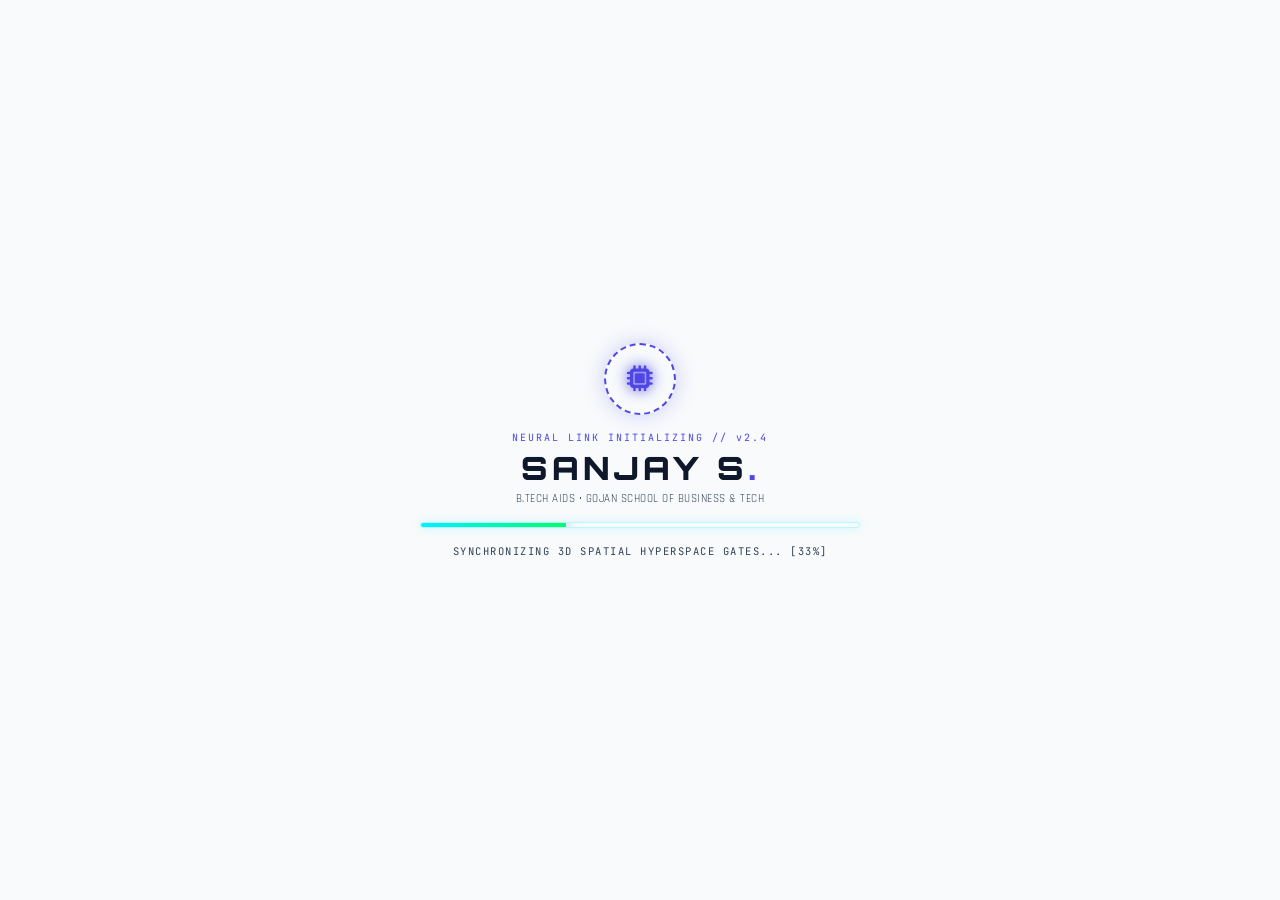
<file: index.html>
<!DOCTYPE html>
<html lang="en">
<head>
  <meta charset="UTF-8">
  <meta name="viewport" content="width=device-width, initial-scale=1.0, maximum-scale=1.0, user-scalable=no">
  <title>Sanjay S | Full Stack Developer &bull; Data Analyst &bull; Game Developer</title>
  <meta name="description" content="Immersive 3D Z-Axis Portfolio of Sanjay S, B.Tech AIDS 2nd Year at Gojan School of Business and Technology. Full Stack Developer, Data Analyst & Game Developer.">
  <link rel="icon" href="data:image/svg+xml,<svg xmlns='http://www.w3.org/2000/svg' viewBox='0 0 100 100'><rect width='100' height='100' rx='20' fill='%23030712'/><rect x='5' y='5' width='90' height='90' rx='16' fill='none' stroke='%2300f0ff' stroke-width='4'/><text x='50' y='65' font-family='sans-serif' font-weight='900' font-size='55' fill='%2300f0ff' text-anchor='middle'>S</text></svg>">
  
  <!-- Modern Sci-Fi & Clean Typography -->
  <link rel="preconnect" href="https://fonts.googleapis.com">
  <link rel="preconnect" href="https://fonts.gstatic.com" crossorigin>
  <link href="https://fonts.googleapis.com/css2?family=Orbitron:wght@400;600;700;900&family=Rajdhani:wght@500;600;700&family=JetBrains+Mono:wght@400;500;700&family=Inter:wght@300;400;500;600;700&display=swap" rel="stylesheet">
  
  <!-- FontAwesome Icons for High-Tech Icons -->
  <link rel="stylesheet" href="https://cdnjs.cloudflare.com/ajax/libs/font-awesome/6.5.1/css/all.min.css" integrity="sha512-DTOQO9RWCH3ppGqcWaEA1BIZOC6xxalwEsw9c2QQeAIftl+Vegovlnee1c9QX4TctnWMn13TZye+giMm8e2LwA==" crossorigin="anonymous" referrerpolicy="no-referrer" />
  
  <link rel="stylesheet" href="css/style.css">

  <!-- Dynamic Multi-Color Theme Rotation on Every Login/Visit -->
  <script>
    (function() {
      // Rotating theme sequence: 1st visit = Titanium White, 2nd = Cyber Cyan, 3rd = Stealth Black, 4th = Synth Purple, etc.
      var ROTATION = ['white', 'cyan', 'black', 'purple', 'green', 'crimson', 'amber'];
      var loginCount = parseInt(localStorage.getItem('sanjay_login_count') || '0', 10);
      loginCount++;
      localStorage.setItem('sanjay_login_count', String(loginCount));
      var currentTheme = ROTATION[(loginCount - 1) % ROTATION.length];
      document.documentElement.className = 'theme-' + currentTheme;
      window.__INITIAL_THEME__ = currentTheme;
      window.__LOGIN_COUNT__ = loginCount;
    })();
  </script>
</head>
<body class="theme-white">

  <!-- ============================================================
       FUTURISTIC CYBERNETIC INITIALIZER / LOADING SCREEN
       ============================================================ -->
  <div class="cyber-preloader" id="cyberPreloader">
    <div class="preloader-content">
      <div class="preloader-hex-core">
        <div class="hex-spin-ring"></div>
        <div class="hex-core-icon"><i class="fa-solid fa-microchip"></i></div>
      </div>
      <div class="preloader-brand">
        <span class="preloader-sub">NEURAL LINK INITIALIZING // v2.4</span>
        <h2 class="preloader-title">SANJAY S<span class="accent-dot">.</span></h2>
        <span class="preloader-dept">B.TECH AIDS &bull; GOJAN SCHOOL OF BUSINESS &amp; TECH</span>
      </div>
      <div class="preloader-bar-wrap">
        <div class="preloader-progress" id="preloaderProgress"></div>
      </div>
      <div class="preloader-status-text" id="preloaderStatusText">INITIALIZING 3D QUANTUM CORE... [0%]</div>
    </div>
  </div>

  <!-- ============================================================
       BACKGROUND MOTION GRAPHIC CANVAS (3D WebGL / Canvas Space)
       ============================================================ -->
  <canvas id="motionGraphicCanvas"></canvas>
  
  <!-- Subtle Vignette & Cyber Grid Overlay -->
  <div class="cyber-scanlines"></div>
  <div class="cyber-vignette"></div>

  <!-- ============================================================
       CUSTOM CURSOR SYSTEM
       ============================================================ -->
  <div id="custom-cursor" class="custom-cursor">
    <div class="cursor-dot"></div>
    <div class="cursor-ring">
      <span class="corner top-left"></span>
      <span class="corner top-right"></span>
      <span class="corner bottom-left"></span>
      <span class="corner bottom-right"></span>
    </div>
    <div class="cursor-label">TARGET</div>
  </div>
  <canvas id="cursor-trail-canvas"></canvas>

  <!-- ============================================================
       HEADS-UP DISPLAY (HUD) - STATIC OVERLAYS
       ============================================================ -->
  <!-- Top Navigation & Brand Bar -->
  <header class="hud-header">
    <div class="hud-brand" data-magnetic>
      <div class="brand-glyph">
        <span class="glyph-core">S</span>
        <span class="glyph-ring"></span>
      </div>
      <div class="brand-info">
        <span class="brand-name">SANJAY S.</span>
        <span class="brand-tag">B.TECH AIDS // GOJAN SBT</span>
      </div>
    </div>

    <!-- Live Depth / Warp Gauge in Center -->
    <div class="hud-depth-gauge">
      <div class="gauge-label"><i class="fa-solid fa-arrows-to-circle"></i> Z-TRAVEL DEPTH</div>
      <div class="gauge-value" id="hudDepthValue">0000 <span class="unit">Z-MTR</span></div>
      <div class="gauge-sector" id="hudGateName">GATE 0 // ENTRANCE VECTOR</div>
    </div>

    <!-- HUD Actions & Controls -->
    <div class="hud-actions">
      <!-- Cursor Theme Selector -->
      <div class="hud-control-group" title="Switch Cursor Color Theme">
        <button class="hud-btn theme-picker-btn" id="themePickerBtn" data-magnetic>
          <span class="color-dot current-color"></span>
          <span class="btn-text">THEME</span>
        </button>
        <div class="theme-dropdown" id="themeDropdown">
          <button class="theme-opt active" data-color="purple"><span class="swatch purple"></span> Synth Purple</button>
          <button class="theme-opt" data-color="black"><span class="swatch black"></span> Stealth Black</button>
          <button class="theme-opt" data-color="white"><span class="swatch white"></span> Titanium White</button>
          <button class="theme-opt" data-color="cyan"><span class="swatch cyan"></span> Cyber Cyan</button>
          <button class="theme-opt" data-color="crimson"><span class="swatch crimson"></span> Neon Crimson</button>
          <button class="theme-opt" data-color="green"><span class="swatch green"></span> Matrix Green</button>
          <button class="theme-opt" data-color="amber"><span class="swatch amber"></span> Solar Amber</button>
        </div>
      </div>

      <!-- Download Resume / CV -->
      <a href="assets/sanjay-resume.html" target="_blank" class="hud-btn resume-hud-btn" id="hudResumeBtn" title="View & Print Sanjay's Official Resume (PDF)" data-magnetic>
        <i class="fa-solid fa-file-arrow-down"></i>
        <span class="btn-text">RESUME</span>
      </a>

      <!-- Audio Synthesizer Toggle -->
      <button class="hud-btn" id="audioToggleBtn" title="Toggle Sci-Fi Web Audio SFX" data-magnetic>
        <i class="fa-solid fa-volume-high" id="audioIcon"></i>
        <span class="btn-text" id="audioText">AUDIO: ON</span>
      </button>

      <!-- Warp to Surface Button -->
      <button class="hud-btn primary-hud-btn" id="surfaceJumpBtn" title="Warp Back to Surface" data-magnetic>
        <i class="fa-solid fa-angles-up"></i>
        <span class="btn-text">SURFACE</span>
      </button>
    </div>
  </header>

  <!-- Bottom HUD Status Bar & Depth Controls -->
  <footer class="hud-footer">
    <div class="footer-status">
      <span class="status-indicator"></span>
      <span class="status-text">NEURAL LINK: SYNCHRONIZED</span>
      <span class="divider">|</span>
      <span class="coord-text" id="hudCoords">Z-POS: 0.00 // VELOCITY: 0.00</span>
    </div>

    <!-- Scroll Guidance Instruction -->
    <div class="scroll-instruction" id="scrollInstruction">
      <div class="scroll-mouse-icon">
        <span class="wheel-pip"></span>
      </div>
      <div class="instruction-text">
        <span class="main-text">SCROLL WHEEL OR SWIPE TO DIVE INSIDE</span>
        <span class="sub-text">TRAVEL THROUGH THE Z-AXIS DIMENSION GATES</span>
      </div>
      <button class="dive-action-btn" id="diveNextBtn" data-magnetic>
        <span>DIVE IN</span>
        <i class="fa-solid fa-chevron-down"></i>
      </button>
    </div>

    <div class="footer-shortcuts">
      <span class="badge-key"><i class="fa-solid fa-arrows-up-down"></i> SCROLL</span>
      <span class="badge-key">W / S</span>
      <span class="badge-key">TOUCH DIVE</span>
    </div>
  </footer>

  <!-- ============================================================
       3D TUNNEL WORLD (Z-AXIS PERSPECTIVE VIEWPORT)
       When user scrolls, this entire 3D world translates along Z!
       Sections zoom in from the distance, reveal details, and vanish behind!
       ============================================================ -->
  <main class="tunnel-viewport" id="tunnelViewport">
    <div class="tunnel-world" id="tunnelWorld">

      <!-- ==========================================
           GATE 0: ENTRANCE VECTOR (Z: 0 to 1000)
           ========================================== -->
      <section class="dimension-gate gate-origin" id="gate-0" data-z-origin="0">
        <div class="gate-frame extra-wide-frame">
          <div class="hero-split-layout">

            <!-- LEFT COLUMN: HERO DETAILS & IDENTITY -->
            <div class="hero-info-column">
              <div class="sys-badge anim-from-top">
                <span class="pulse-point"></span>
                SYSTEM CORE ONLINE // IDENTITY VERIFIED
              </div>

              <h1 class="hero-glitch-title anim-from-top" data-text="SANJAY S">
                SANJAY S<span class="accent-dot">.</span>
              </h1>

              <div class="hero-academic-banner anim-from-top">
                <span class="academic-tag"><i class="fa-solid fa-graduation-cap"></i> B.Tech AIDS (2nd Year)</span>
                <span class="school-name"><i class="fa-solid fa-building-columns"></i> Gojan School of Business and Technology</span>
              </div>

              <p class="hero-description anim-from-left">
                Architecting the future at the convergence of 
                <span class="text-highlight">Full Stack Web Engineering</span>, 
                <span class="text-highlight">Artificial Intelligence &amp; Data Analytics</span>, and 
                <span class="text-highlight">Interactive Game Development</span>.
              </p>

              <div class="specialty-capsules anim-from-left">
                <div class="capsule" data-magnetic>
                  <i class="fa-solid fa-layer-group"></i>
                  <span>Full Stack Developer</span>
                </div>
                <div class="capsule" data-magnetic>
                  <i class="fa-solid fa-chart-line"></i>
                  <span>Data Analyst</span>
                </div>
                <div class="capsule" data-magnetic>
                  <i class="fa-solid fa-gamepad"></i>
                  <span>Game Developer</span>
                </div>
              </div>

              <div class="hero-cta-cluster anim-from-bottom">
                <button class="cyber-btn primary-btn" id="diveStartBtn" data-magnetic>
                  <span class="btn-glow"></span>
                  <i class="fa-solid fa-shuttle-space"></i>
                  <span>START HYPER-DIVE</span>
                </button>
                <button class="cyber-btn secondary-btn" id="quickProjectsBtn" data-magnetic>
                  <i class="fa-solid fa-folder-open"></i>
                  <span>VIEW 6 PROJECTS</span>
                </button>
                <a href="assets/sanjay-resume.html" target="_blank" class="cyber-btn resume-btn" id="heroResumeBtn" title="View & Print Official Resume (PDF)" data-magnetic>
                  <i class="fa-solid fa-file-arrow-down"></i>
                  <span>VIEW RESUME / CV</span>
                </a>
                <button class="cyber-btn tertiary-btn" id="launchLabBtn" data-magnetic>
                  <i class="fa-solid fa-gamepad"></i>
                  <span>PLAY MINI GAME</span>
                </button>
              </div>

              <div class="z-dive-cue anim-from-bottom">
                <span class="cue-ring"></span>
                <span class="cue-text"><i class="fa-solid fa-angles-down"></i> SCROLL WHEEL TO PLUNGE DEEPER <i class="fa-solid fa-angles-down"></i></span>
              </div>
            </div>

            <!-- RIGHT COLUMN: HOLOGRAPHIC IMAGE CARD (anim-from-right) -->
            <div class="hero-image-card anim-from-right" data-tilt>
              <div class="hero-card-bracket top-left"></div>
              <div class="hero-card-bracket top-right"></div>
              <div class="hero-card-bracket bottom-left"></div>
              <div class="hero-card-bracket bottom-right"></div>

              <div class="hero-card-header">
                <span class="pulse-point"></span>
                <span class="hero-card-tag">PORTRAIT // SANJAY.S</span>
                <span class="hero-card-status">ONLINE</span>
              </div>

              <div class="hero-photo-wrapper">
                <div class="photo-scan-beam"></div>
                <img id="heroProfileImg" src="assets/sanjay-portrait.jpg" onerror="this.onerror=null; this.src='assets/sanjay.jpg';" alt="Sanjay S - Full Stack Developer & AI Data Science Scholar">
                
                <label class="hero-photo-upload-badge" title="Click to choose a photo from your computer">
                  <input type="file" id="heroPhotoUpload" accept="image/*">
                  <i class="fa-solid fa-camera"></i>
                  <span>UPLOAD PHOTO</span>
                </label>
              </div>

              <div class="hero-card-footer">
                <div class="hero-badge-title">SANJAY S.</div>
                <div class="hero-badge-sub">B.Tech AIDS &bull; 2nd Year</div>
                <div class="hero-badge-institution"><i class="fa-solid fa-building-columns"></i> Gojan School of Business &amp; Tech</div>
                <div class="hero-card-chips">
                  <span class="mini-chip"><i class="fa-solid fa-code"></i> Full Stack</span>
                  <span class="mini-chip"><i class="fa-solid fa-chart-line"></i> Data Analyst</span>
                  <span class="mini-chip"><i class="fa-solid fa-gamepad"></i> Game Dev</span>
                </div>
              </div>
            </div>

          </div>
        </div>
      </section>

      <!-- ==========================================
           GATE 1: BIOGRAPHY & SYSTEM PROFILE (Z: 1400)
           ========================================== -->
      <section class="dimension-gate gate-profile" id="gate-1" data-z-origin="1500">
        <div class="gate-frame wide-frame">
          <div class="section-header-pill anim-from-top">
            <span class="sector-code">SECTOR 01</span>
            <h2 class="sector-title">NEURAL DOSSIER & ORIGIN</h2>
          </div>

          <div class="profile-grid">
            <!-- Left: Terminal Bio Window -->
            <div class="cyber-terminal-card anim-from-left" data-tilt>
              <div class="terminal-bar">
                <div class="win-buttons">
                  <span class="dot red"></span>
                  <span class="dot yellow"></span>
                  <span class="dot green"></span>
                </div>
                <div class="win-title"><i class="fa-solid fa-terminal"></i> sanjay_s_core_profile.sh</div>
                <div class="win-status">B.TECH AIDS</div>
              </div>
              <div class="terminal-content">
                <p class="term-line"><span class="prompt">$</span> <span class="cmd">whoami</span></p>
                <p class="term-response">
                  &gt; <strong class="glow-text">Sanjay S</strong> — 2nd Year B.Tech Artificial Intelligence & Data Science Undergraduate at <strong class="glow-text">Gojan School of Business and Technology</strong>.
                </p>
                <p class="term-line"><span class="prompt">$</span> <span class="cmd">cat mission_statement.md</span></p>
                <p class="term-response">
                  Passionate technologist driving impact through full-stack digital architectures, modern reactive interfaces, complex database modeling, and automated machine learning pipelines. Whether designing enterprise software or programming game physics and rendering loops, I build with obsessive attention to performance, aesthetics, and user experience.
                </p>
                <p class="term-line"><span class="prompt">$</span> <span class="cmd">status --all</span></p>
                <div class="term-status-tags">
                  <span class="status-tag"><i class="fa-solid fa-check"></i> Clean Code Practitioner</span>
                  <span class="status-tag"><i class="fa-solid fa-check"></i> Math & Spatial Thinker</span>
                  <span class="status-tag"><i class="fa-solid fa-check"></i> Agile Builder</span>
                  <span class="status-tag"><i class="fa-solid fa-check"></i> Continuous Learner</span>
                </div>
              </div>
            </div>

            <!-- Right: Academic & Core Matrix Metrics -->
            <div class="metrics-column anim-from-right">
              <!-- College Badge Card -->
              <div class="info-metric-card" data-tilt>
                <div class="card-icon-box"><i class="fa-solid fa-graduation-cap"></i></div>
                <div class="card-metric-info">
                  <span class="metric-caption">ACADEMIC FOUNDATION</span>
                  <h3 class="metric-heading">B.Tech AI & Data Science</h3>
                  <p class="metric-sub">2nd Year Scholar</p>
                  <div class="institution-pill">
                    <i class="fa-solid fa-university"></i> Gojan School of Business and Technology
                  </div>
                </div>
              </div>

              <!-- Metrics Stats Triplets -->
              <div class="stats-triplet">
                <div class="stat-box" data-tilt>
                  <div class="stat-number" data-count="6">06</div>
                  <div class="stat-label">FLAGSHIP PROJECTS</div>
                  <div class="stat-sub">Production-grade web & apps</div>
                </div>
                <div class="stat-box" data-tilt>
                  <div class="stat-number">3+</div>
                  <div class="stat-label">CORE DOMAINS</div>
                  <div class="stat-sub">Full Stack, AI/DS, Game Dev</div>
                </div>
                <div class="stat-box" data-tilt>
                  <div class="stat-number">100%</div>
                  <div class="stat-label">INNOVATION DRIVE</div>
                  <div class="stat-sub">End-to-end execution</div>
                </div>
              </div>

              <!-- Quick Pillars -->
              <div class="core-pillars anim-from-bottom">
                <div class="pillar-item">
                  <span class="pillar-icon"><i class="fa-solid fa-code"></i></span>
                  <div>
                    <h4>Full Stack Architecture</h4>
                    <p>Modern frontend frameworks, scalable backends, REST APIs, databases.</p>
                  </div>
                </div>
                <div class="pillar-item">
                  <span class="pillar-icon"><i class="fa-solid fa-chart-pie"></i></span>
                  <div>
                    <h4>Data Intelligence & ML</h4>
                    <p>Feature engineering, exploratory analysis, automated ML benchmarks.</p>
                  </div>
                </div>
                <div class="pillar-item">
                  <span class="pillar-icon"><i class="fa-solid fa-vr-cardboard"></i></span>
                  <div>
                    <h4>Game Development & 3D</h4>
                    <p>WebGL, 3D math, canvas rendering, game state management & physics.</p>
                  </div>
                </div>
              </div>

              <!-- Honors & Certifications Credential Strip -->
              <div class="honors-strip anim-from-bottom">
                <div class="honor-badge" data-magnetic><i class="fa-solid fa-certificate"></i> <span>Full Stack Web Certified</span></div>
                <div class="honor-badge" data-magnetic><i class="fa-solid fa-brain"></i> <span>Machine Learning &amp; Feature Eng</span></div>
                <div class="honor-badge" data-magnetic><i class="fa-solid fa-shield-halved"></i> <span>Cybersecurity Posture Auditing</span></div>
                <div class="honor-badge" data-magnetic><i class="fa-solid fa-cubes"></i> <span>3D WebGL &amp; Game Architecture</span></div>
              </div>
            </div>
          </div>
        </div>
      </section>

      <!-- ==========================================
           GATE 2: THE 6 FLAGSHIP PROJECTS (Z: 3000)
           ========================================== -->
      <section class="dimension-gate gate-projects" id="gate-2" data-z-origin="3000">
        <div class="gate-frame extra-wide-frame">
          <div class="section-header-pill anim-from-top">
            <span class="sector-code">SECTOR 02</span>
            <h2 class="sector-title">FLAGSHIP PROJECTS MATRIX (06)</h2>
            <p class="sector-subtitle">Interactive portals engineered with production-ready architectures. Click any project card to inspect deep technical specs.</p>
          </div>

          <!-- Project Category Filter & Deck Page Toolbar -->
          <div class="project-deck-toolbar anim-from-top">
            <!-- Category Filter Pills (Click Events) -->
            <div class="project-filters">
              <button class="filter-btn active" data-filter="all" data-magnetic><i class="fa-solid fa-shapes"></i> ALL (6)</button>
              <button class="filter-btn" data-filter="fullstack" data-magnetic><i class="fa-solid fa-code"></i> FULL STACK</button>
              <button class="filter-btn" data-filter="ai-data" data-magnetic><i class="fa-solid fa-brain"></i> DATA & AI</button>
              <button class="filter-btn" data-filter="security" data-magnetic><i class="fa-solid fa-shield-halved"></i> SECURITY</button>
              <button class="filter-btn" data-filter="productivity" data-magnetic><i class="fa-solid fa-clock"></i> PRODUCTIVITY</button>
            </div>

            <!-- Deck Page Switcher (Directly solves viewing projects #04, #05, #06) -->
            <div class="deck-page-controls">
              <span class="deck-lbl"><i class="fa-solid fa-layer-group"></i> VIEW DECK:</span>
              <button class="deck-btn active" id="deck1Btn" data-deck="1" data-magnetic>
                <i class="fa-solid fa-table-cells-large"></i> DECK 01 // #01-#03
              </button>
              <button class="deck-btn" id="deck2Btn" data-deck="2" data-magnetic>
                <i class="fa-solid fa-table-cells-large"></i> DECK 02 // #04-#06
              </button>
              <button class="deck-btn" id="deckAllBtn" data-deck="all" data-magnetic>
                <i class="fa-solid fa-grip"></i> ALL 06
              </button>
              <div class="deck-nav-arrows">
                <button class="deck-arrow-btn" id="prevDeckBtn" title="Previous Projects Deck" data-magnetic><i class="fa-solid fa-chevron-left"></i></button>
                <button class="deck-arrow-btn" id="nextDeckBtn" title="Next Projects Deck" data-magnetic><i class="fa-solid fa-chevron-right"></i></button>
              </div>
            </div>
          </div>

          <!-- 6 High-Tech Holographic Project Portals -->
          <div class="projects-matrix-grid" id="projectsMatrixGrid">

            <!-- 1. Svarsh Technology Website -->
            <article class="project-card anim-from-left" data-deck="1" data-category="fullstack" data-project-id="svarsh-tech" data-tilt>
              <div class="card-glow-overlay"></div>
              <div class="card-top-meta">
                <span class="proj-badge tech-badge"><i class="fa-solid fa-building"></i> CORPORATE TECH</span>
                <span class="proj-index">#01</span>
              </div>
              <div class="project-holo-preview svarsh-tech-preview">
                <div class="holo-screen-mock">
                  <div class="mock-nav">
                    <span></span><span></span><span></span>
                    <div class="mock-address">svarsh.tech/enterprise</div>
                  </div>
                  <div class="mock-body">
                    <div class="mock-hero-text"></div>
                    <div class="mock-card-strip">
                      <span></span><span></span><span></span>
                    </div>
                  </div>
                </div>
                <div class="holo-grid-lines"></div>
              </div>
              <div class="card-body">
                <h3 class="proj-name">Svarsh Technology Website</h3>
                <p class="proj-desc">High-performance corporate web portal engineered with modern responsive layout, interactive service showcases, and automated lead inquiry pipelines.</p>
                <div class="tech-pill-list">
                  <span class="tech-pill">React</span>
                  <span class="tech-pill">Node.js</span>
                  <span class="tech-pill">Tailwind</span>
                  <span class="tech-pill">REST APIs</span>
                </div>
              </div>
              <div class="card-footer-action">
                <button class="project-inspect-btn" data-project="svarsh-tech" data-magnetic>
                  <span>INSPECT SYSTEM</span>
                  <i class="fa-solid fa-eye"></i>
                </button>
                <div class="proj-card-actions-row">
                  <a href="#" class="card-quick-pill live-pill" title="Launch Svarsh Tech Live Demo" data-magnetic>
                    <i class="fa-solid fa-arrow-up-right-from-square"></i> LIVE DEMO
                  </a>
                  <a href="https://github.com" target="_blank" class="card-quick-pill" title="View Source on GitHub" data-magnetic>
                    <i class="fa-brands fa-github"></i> GITHUB
                  </a>
                </div>
              </div>
            </article>

            <!-- 2. Svarsh E-commerce and LMS App -->
            <article class="project-card anim-from-top" data-deck="1" data-category="fullstack" data-project-id="svarsh-ecom-lms" data-tilt>
              <div class="card-glow-overlay"></div>
              <div class="card-top-meta">
                <span class="proj-badge ecom-badge"><i class="fa-solid fa-cart-shopping"></i> E-COM & LMS HYBRID</span>
                <span class="proj-index">#02</span>
              </div>
              <div class="project-holo-preview svarsh-lms-preview">
                <div class="holo-screen-mock">
                  <div class="mock-nav">
                    <span></span><span></span><span></span>
                    <div class="mock-address">svarsh.learn/portal</div>
                  </div>
                  <div class="mock-body">
                    <div class="mock-player-container">
                      <div class="mock-play-btn"><i class="fa-solid fa-play"></i></div>
                    </div>
                    <div class="mock-card-strip">
                      <span class="prog-bar"></span>
                    </div>
                  </div>
                </div>
                <div class="holo-grid-lines"></div>
              </div>
              <div class="card-body">
                <h3 class="proj-name">Svarsh E-commerce & LMS App</h3>
                <p class="proj-desc">Dual-engine enterprise platform fusing high-throughput digital commerce shopping with an interactive Learning Management System and course enrollment.</p>
                <div class="tech-pill-list">
                  <span class="tech-pill">Full Stack</span>
                  <span class="tech-pill">Redux</span>
                  <span class="tech-pill">Authentication</span>
                  <span class="tech-pill">Course Engine</span>
                </div>
              </div>
              <div class="card-footer-action">
                <button class="project-inspect-btn" data-project="svarsh-ecom-lms" data-magnetic>
                  <span>INSPECT SYSTEM</span>
                  <i class="fa-solid fa-eye"></i>
                </button>
                <div class="proj-card-actions-row">
                  <a href="#" class="card-quick-pill live-pill" title="Launch Svarsh LMS Live Demo" data-magnetic>
                    <i class="fa-solid fa-arrow-up-right-from-square"></i> LIVE DEMO
                  </a>
                  <a href="https://github.com" target="_blank" class="card-quick-pill" title="View Source on GitHub" data-magnetic>
                    <i class="fa-brands fa-github"></i> GITHUB
                  </a>
                </div>
              </div>
            </article>

            <!-- 3. CyberGuard App -->
            <article class="project-card anim-from-right" data-deck="1" data-category="security" data-project-id="cyberguard" data-tilt>
              <div class="card-glow-overlay"></div>
              <div class="card-top-meta">
                <span class="proj-badge sec-badge"><i class="fa-solid fa-shield-halved"></i> CYBER SECURITY</span>
                <span class="proj-index">#03</span>
              </div>
              <div class="project-holo-preview cyberguard-preview">
                <div class="holo-screen-mock">
                  <div class="mock-radar-circle">
                    <div class="radar-sweep"></div>
                    <div class="radar-blip"></div>
                  </div>
                  <div class="threat-alert-box">
                    <i class="fa-solid fa-triangle-exclamation"></i> THREATS MONITORED: 0 CRITICAL
                  </div>
                </div>
                <div class="holo-grid-lines"></div>
              </div>
              <div class="card-body">
                <h3 class="proj-name">CyberGuard App</h3>
                <p class="proj-desc">Real-time threat monitoring and vulnerability assessment dashboard with interactive network visualizer, alert triggers, and security posture auditing.</p>
                <div class="tech-pill-list">
                  <span class="tech-pill">Cybersecurity</span>
                  <span class="tech-pill">Real-time Logs</span>
                  <span class="tech-pill">Analytics</span>
                  <span class="tech-pill">Audit Engine</span>
                </div>
              </div>
              <div class="card-footer-action">
                <button class="project-inspect-btn" data-project="cyberguard" data-magnetic>
                  <span>INSPECT SYSTEM</span>
                  <i class="fa-solid fa-eye"></i>
                </button>
                <div class="proj-card-actions-row">
                  <a href="#" class="card-quick-pill live-pill" title="Launch CyberGuard Live Demo" data-magnetic>
                    <i class="fa-solid fa-arrow-up-right-from-square"></i> LIVE DEMO
                  </a>
                  <a href="https://github.com" target="_blank" class="card-quick-pill" title="View Source on GitHub" data-magnetic>
                    <i class="fa-brands fa-github"></i> GITHUB
                  </a>
                </div>
              </div>
            </article>

            <!-- 4. WorkSessionTracker App -->
            <article class="project-card anim-from-left" data-deck="2" data-category="productivity" data-project-id="worksession" data-tilt>
              <div class="card-glow-overlay"></div>
              <div class="card-top-meta">
                <span class="proj-badge prod-badge"><i class="fa-solid fa-hourglass-half"></i> PRODUCTIVITY SUITE</span>
                <span class="proj-index">#04</span>
              </div>
              <div class="project-holo-preview worksession-preview">
                <div class="holo-screen-mock">
                  <div class="mock-timer-display">
                    <span class="timer-digits">03:45:12</span>
                    <span class="timer-state">DEEP WORK FOCUS</span>
                  </div>
                  <div class="mock-activity-bars">
                    <div class="act-bar h-60"></div>
                    <div class="act-bar h-90"></div>
                    <div class="act-bar h-40"></div>
                    <div class="act-bar h-80"></div>
                    <div class="act-bar h-100 active-bar"></div>
                  </div>
                </div>
                <div class="holo-grid-lines"></div>
              </div>
              <div class="card-body">
                <h3 class="proj-name">WorkSessionTracker App</h3>
                <p class="proj-desc">Precision time-audit and productivity engine providing deep session logging, focus score metrics, interval routines, and analytical heatmaps.</p>
                <div class="tech-pill-list">
                  <span class="tech-pill">React</span>
                  <span class="tech-pill">Analytics</span>
                  <span class="tech-pill">Local Cache</span>
                  <span class="tech-pill">Heatmaps</span>
                </div>
              </div>
              <div class="card-footer-action">
                <button class="project-inspect-btn" data-project="worksession" data-magnetic>
                  <span>INSPECT SYSTEM</span>
                  <i class="fa-solid fa-eye"></i>
                </button>
                <div class="proj-card-actions-row">
                  <a href="#" class="card-quick-pill live-pill" title="Launch WorkSessionTracker Live Demo" data-magnetic>
                    <i class="fa-solid fa-arrow-up-right-from-square"></i> LIVE DEMO
                  </a>
                  <a href="https://github.com" target="_blank" class="card-quick-pill" title="View Source on GitHub" data-magnetic>
                    <i class="fa-brands fa-github"></i> GITHUB
                  </a>
                </div>
              </div>
            </article>

            <!-- 5. Retail Website -->
            <article class="project-card anim-from-bottom" data-deck="2" data-category="fullstack" data-project-id="retail-web" data-tilt>
              <div class="card-glow-overlay"></div>
              <div class="card-top-meta">
                <span class="proj-badge retail-badge"><i class="fa-solid fa-store"></i> COMMERCE RETAIL</span>
                <span class="proj-index">#05</span>
              </div>
              <div class="project-holo-preview retail-preview">
                <div class="holo-screen-mock">
                  <div class="mock-retail-shelf">
                    <div class="item-card"><i class="fa-solid fa-bag-shopping"></i></div>
                    <div class="item-card active-card"><i class="fa-solid fa-bolt"></i></div>
                    <div class="item-card"><i class="fa-solid fa-tag"></i></div>
                  </div>
                  <div class="cart-pill-preview">
                    <i class="fa-solid fa-cart-shopping"></i> CART: 3 ITEMS READY
                  </div>
                </div>
                <div class="holo-grid-lines"></div>
              </div>
              <div class="card-body">
                <h3 class="proj-name">Retail Website</h3>
                <p class="proj-desc">Omnichannel modern retail storefront with instant faceted search, live inventory sync, dynamic shopping cart, and conversion-optimized checkout UX.</p>
                <div class="tech-pill-list">
                  <span class="tech-pill">Full Stack</span>
                  <span class="tech-pill">Inventory Sync</span>
                  <span class="tech-pill">Cart Flow</span>
                  <span class="tech-pill">Tailwind</span>
                </div>
              </div>
              <div class="card-footer-action">
                <button class="project-inspect-btn" data-project="retail-web" data-magnetic>
                  <span>INSPECT SYSTEM</span>
                  <i class="fa-solid fa-eye"></i>
                </button>
                <div class="proj-card-actions-row">
                  <a href="#" class="card-quick-pill live-pill" title="Launch Retail Storefront Live Demo" data-magnetic>
                    <i class="fa-solid fa-satellite-dish"></i> LIVE DEMO
                  </a>
                  <a href="https://github.com" target="_blank" class="card-quick-pill" title="View Source on GitHub" data-magnetic>
                    <i class="fa-brands fa-github"></i> GITHUB
                  </a>
                </div>
              </div>
            </article>

            <!-- 6. AutoMLFE Website -->
            <article class="project-card anim-from-right" data-deck="2" data-category="ai-data" data-project-id="automlfe" data-tilt>
              <div class="card-glow-overlay"></div>
              <div class="card-top-meta">
                <span class="proj-badge ai-badge"><i class="fa-solid fa-dna"></i> AUTO-ML & FE ENGINE</span>
                <span class="proj-index">#06</span>
              </div>
              <div class="project-holo-preview automlfe-preview">
                <div class="holo-screen-mock">
                  <div class="mock-neural-tree">
                    <div class="tree-node root"><span>DATASET</span></div>
                    <div class="tree-branches">
                      <div class="tree-node child"><span>FE ENGINE</span></div>
                      <div class="tree-node child active"><span>MODEL BENCH</span></div>
                    </div>
                  </div>
                  <div class="accuracy-score-box">
                    <span>ACCURACY: 98.4%</span>
                    <div class="metric-meter"><div class="meter-fill"></div></div>
                  </div>
                </div>
                <div class="holo-grid-lines"></div>
              </div>
              <div class="card-body">
                <h3 class="proj-name">AutoMLFE Website</h3>
                <p class="proj-desc">Automated Machine Learning & Feature Engineering web tool that automates feature extraction, data synthesis, model training, and performance comparison.</p>
                <div class="tech-pill-list">
                  <span class="tech-pill">Python</span>
                  <span class="tech-pill">AutoML</span>
                  <span class="tech-pill">Scikit-Learn</span>
                  <span class="tech-pill">Data Insights</span>
                </div>
              </div>
              <div class="card-footer-action">
                <button class="project-inspect-btn" data-project="automlfe" data-magnetic>
                  <span>INSPECT SYSTEM</span>
                  <i class="fa-solid fa-eye"></i>
                </button>
                <div class="proj-card-actions-row">
                  <a href="#" class="card-quick-pill live-pill" title="Launch AutoMLFE Suite Live Demo" data-magnetic>
                    <i class="fa-solid fa-satellite-dish"></i> LIVE DEMO
                  </a>
                  <a href="https://github.com" target="_blank" class="card-quick-pill" title="View Source on GitHub" data-magnetic>
                    <i class="fa-brands fa-github"></i> GITHUB
                  </a>
                </div>
              </div>
            </article>

          </div>

          <!-- Bottom Deck Indicator & Quick Flip Action -->
          <div class="deck-indicator-bar anim-from-bottom" id="deckIndicatorBar">
            <span class="indicator-text" id="deckIndicatorText">VIEWING DECK 01 // PROJECTS #01 - #03</span>
            <button class="deck-quick-flip-btn" id="deckQuickFlipBtn" data-magnetic>
              <span id="deckQuickFlipText">SWITCH TO PROJECTS #04 - #06</span>
              <i class="fa-solid fa-arrow-right" id="deckQuickFlipIcon"></i>
            </button>
          </div>
        </div>
      </section>

      <!-- ==========================================
           GATE 3: ARSENAL VECTOR / TECHNICAL SKILLS (Z: 4500)
           ========================================== -->
      <section class="dimension-gate gate-arsenal" id="gate-3" data-z-origin="4500">
        <div class="gate-frame wide-frame">
          <div class="section-header-pill anim-from-top">
            <span class="sector-code">SECTOR 03</span>
            <h2 class="sector-title">TECHNICAL ARSENAL & SKILLS MATRIX</h2>
            <p class="sector-subtitle">Multi-disciplinary technical proficiencies across Full Stack, AI & Data Science, and Game Architecture.</p>
          </div>

          <div class="arsenal-categories-grid">

            <!-- Category 1: Full Stack Development -->
            <div class="skill-category-card anim-from-left" data-tilt>
              <div class="category-header">
                <div class="cat-icon fullstack-icon"><i class="fa-solid fa-code"></i></div>
                <div>
                  <h3 class="cat-title">Full Stack Development</h3>
                  <span class="cat-badge">Web & Microservices</span>
                </div>
              </div>
              <p class="cat-summary">Crafting fluid client experiences backed by reliable, scalable backend APIs and resilient data models.</p>
              
              <div class="skills-bar-container">
                <div class="skill-meter-row">
                  <div class="meter-info"><span>React.js & Next.js</span><span class="pct">92%</span></div>
                  <div class="bar-track"><div class="bar-fill" style="--val: 92%;"></div></div>
                </div>
                <div class="skill-meter-row">
                  <div class="meter-info"><span>Node.js & Express</span><span class="pct">88%</span></div>
                  <div class="bar-track"><div class="bar-fill" style="--val: 88%;"></div></div>
                </div>
                <div class="skill-meter-row">
                  <div class="meter-info"><span>JavaScript (ES6+) & TypeScript</span><span class="pct">90%</span></div>
                  <div class="bar-track"><div class="bar-fill" style="--val: 90%;"></div></div>
                </div>
                <div class="skill-meter-row">
                  <div class="meter-info"><span>MongoDB / SQL / PostgreSQL</span><span class="pct">85%</span></div>
                  <div class="bar-track"><div class="bar-fill" style="--val: 85%;"></div></div>
                </div>
                <div class="skill-meter-row">
                  <div class="meter-info"><span>Tailwind CSS & Modern CSS3</span><span class="pct">95%</span></div>
                  <div class="bar-track"><div class="bar-fill" style="--val: 95%;"></div></div>
                </div>
              </div>
            </div>

            <!-- Category 2: AI & Data Analysis -->
            <div class="skill-category-card anim-from-top" data-tilt>
              <div class="category-header">
                <div class="cat-icon aids-icon"><i class="fa-solid fa-brain"></i></div>
                <div>
                  <h3 class="cat-title">AI & Data Analysis (AIDS)</h3>
                  <span class="cat-badge">Intelligence & Modeling</span>
                </div>
              </div>
              <p class="cat-summary">Transforming unstructured raw data into actionable intelligence, feature-engineered matrices, and predictive machine models.</p>
              
              <div class="skills-bar-container">
                <div class="skill-meter-row">
                  <div class="meter-info"><span>Python (Pandas, NumPy, Scipy)</span><span class="pct">92%</span></div>
                  <div class="bar-track"><div class="bar-fill" style="--val: 92%;"></div></div>
                </div>
                <div class="skill-meter-row">
                  <div class="meter-info"><span>Machine Learning & Scikit-Learn</span><span class="pct">86%</span></div>
                  <div class="bar-track"><div class="bar-fill" style="--val: 86%;"></div></div>
                </div>
                <div class="skill-meter-row">
                  <div class="meter-info"><span>Feature Engineering & Pipelines</span><span class="pct">89%</span></div>
                  <div class="bar-track"><div class="bar-fill" style="--val: 89%;"></div></div>
                </div>
                <div class="skill-meter-row">
                  <div class="meter-info"><span>Exploratory Data Analysis (EDA)</span><span class="pct">94%</span></div>
                  <div class="bar-track"><div class="bar-fill" style="--val: 94%;"></div></div>
                </div>
                <div class="skill-meter-row">
                  <div class="meter-info"><span>Data Visualization & Tableau / BI</span><span class="pct">88%</span></div>
                  <div class="bar-track"><div class="bar-fill" style="--val: 88%;"></div></div>
                </div>
              </div>
            </div>

            <!-- Category 3: Game Development & 3D Math -->
            <div class="skill-category-card anim-from-right" data-tilt>
              <div class="category-header">
                <div class="cat-icon game-icon"><i class="fa-solid fa-gamepad"></i></div>
                <div>
                  <h3 class="cat-title">Game Development & 3D</h3>
                  <span class="cat-badge">Simulation & Physics</span>
                </div>
              </div>
              <p class="cat-summary">Engineering real-time physics loops, spatial mathematics, WebGL rendering, collision detection, and immersive player feedback.</p>
              
              <div class="skills-bar-container">
                <div class="skill-meter-row">
                  <div class="meter-info"><span>WebGL & Three.js 3D Graphics</span><span class="pct">87%</span></div>
                  <div class="bar-track"><div class="bar-fill" style="--val: 87%;"></div></div>
                </div>
                <div class="skill-meter-row">
                  <div class="meter-info"><span>Game Physics & State Machines</span><span class="pct">85%</span></div>
                  <div class="bar-track"><div class="bar-fill" style="--val: 85%;"></div></div>
                </div>
                <div class="skill-meter-row">
                  <div class="meter-info"><span>C# & Unity Engine Principles</span><span class="pct">80%</span></div>
                  <div class="bar-track"><div class="bar-fill" style="--val: 80%;"></div></div>
                </div>
                <div class="skill-meter-row">
                  <div class="meter-info"><span>HTML5 Canvas & 2D Game Engines</span><span class="pct">92%</span></div>
                  <div class="bar-track"><div class="bar-fill" style="--val: 92%;"></div></div>
                </div>
                <div class="skill-meter-row">
                  <div class="meter-info"><span>Spatial Math, Vectors & Quaternions</span><span class="pct">86%</span></div>
                  <div class="bar-track"><div class="bar-fill" style="--val: 86%;"></div></div>
                </div>
              </div>
            </div>

          </div>

          <!-- Interactive Tech Tag Cloud -->
          <div class="tech-floating-matrix anim-from-bottom">
            <span class="matrix-chip" data-magnetic><i class="fa-brands fa-react"></i> React</span>
            <span class="matrix-chip" data-magnetic><i class="fa-brands fa-node-js"></i> Node.js</span>
            <span class="matrix-chip" data-magnetic><i class="fa-brands fa-python"></i> Python</span>
            <span class="matrix-chip" data-magnetic><i class="fa-brands fa-js"></i> JavaScript ES6+</span>
            <span class="matrix-chip" data-magnetic><i class="fa-solid fa-database"></i> SQL & Mongo</span>
            <span class="matrix-chip" data-magnetic><i class="fa-solid fa-cube"></i> Three.js / WebGL</span>
            <span class="matrix-chip" data-magnetic><i class="fa-solid fa-chart-column"></i> Pandas & NumPy</span>
            <span class="matrix-chip" data-magnetic><i class="fa-solid fa-shield-virus"></i> Cybersecurity</span>
            <span class="matrix-chip" data-magnetic><i class="fa-brands fa-git-alt"></i> Git & GitHub</span>
            <span class="matrix-chip" data-magnetic><i class="fa-solid fa-wind"></i> Tailwind CSS</span>
            <span class="matrix-chip" data-magnetic><i class="fa-brands fa-unity"></i> Unity C#</span>
            <span class="matrix-chip" data-magnetic><i class="fa-solid fa-diagram-project"></i> Feature Eng</span>
          </div>
        </div>
      </section>

      <!-- ==========================================
           GATE 4: INTERACTIVE LAB (PLAYABLE GAME + DATA ANALYZER) (Z: 6000)
           ========================================== -->
      <section class="dimension-gate gate-interactive" id="gate-4" data-z-origin="6000">
        <div class="gate-frame wide-frame">
          <div class="section-header-pill anim-from-top">
            <span class="sector-code">SECTOR 04</span>
            <h2 class="sector-title">INTERACTIVE EXPERIENCE LAB</h2>
            <p class="sector-subtitle">Demonstrating Game Development & Data Analytics proficiencies through real-time interactive widgets.</p>
          </div>

          <!-- Lab Mode Switcher (Click Events) -->
          <div class="lab-tabs anim-from-top">
            <button class="lab-tab-btn active" id="gameLabTabBtn" data-magnetic>
              <i class="fa-solid fa-gamepad"></i> PLAYABLE MINI-GAME: CYBER BREAKER
            </button>
            <button class="lab-tab-btn" id="dataLabTabBtn" data-magnetic>
              <i class="fa-solid fa-chart-simple"></i> LIVE DATA STREAM VISUALIZER
            </button>
          </div>

          <!-- Container A: Playable Mini-Game -->
          <div class="lab-viewport-box active anim-from-left" id="gameLabContainer">
            <div class="game-hud-bar">
              <div class="score-display">SCORE: <span id="gameScoreVal">0000</span></div>
              <div class="game-status-label">CONTROLS: MOUSE / TOUCH / ARROWS &bull; SPACE TO LAUNCH</div>
              <div class="high-score-display">BEST: <span id="gameHighScoreVal">0000</span></div>
            </div>

            <div class="game-canvas-wrapper">
              <canvas id="miniGameCanvas" width="700" height="380"></canvas>
              
              <!-- Start / Game Over Screen Overlay -->
              <div class="game-overlay-screen" id="gameOverlayScreen">
                <div class="overlay-modal">
                  <div class="game-title-badge"><i class="fa-solid fa-cubes-stacked"></i> CYBER BREAKER 2099</div>
                  <h3 id="gameOverlayHeading">READY TO SMASH THE MATRIX?</h3>
                  <p id="gameOverlayText">Bounce the quantum plasma sphere, shatter cyber matrix bricks, and catch glowing power-up chips!</p>
                  <button class="cyber-btn primary-btn" id="gameActionBtn" data-magnetic>
                    <i class="fa-solid fa-play"></i> <span id="gameActionBtnText">START CYBER BREAKER</span>
                  </button>
                </div>
              </div>
            </div>
          </div>

          <!-- Container B: Interactive Data Analytics Sandbox -->
          <div class="lab-viewport-box anim-from-right" id="dataLabContainer">
            <div class="data-analyzer-wrapper">
              <div class="analyzer-controls">
                <span class="control-label"><i class="fa-solid fa-sliders"></i> DATASET MODEL:</span>
                <button class="data-mode-btn active" data-dataset="mlfe" data-magnetic>AutoML Feature Matrix</button>
                <button class="data-mode-btn" data-dataset="session" data-magnetic>Session Workload Trends</button>
                <button class="data-mode-btn" data-dataset="security" data-magnetic>Threat Anomaly Signals</button>
                <button class="data-mode-btn" id="regenerateDataBtn" data-magnetic><i class="fa-solid fa-rotate"></i> RE-GENERATE</button>
              </div>

              <!-- Interactive Chart Canvas -->
              <div class="data-chart-viewport">
                <canvas id="dataAnalyticsCanvas" width="720" height="320"></canvas>
              </div>

              <div class="data-stats-row">
                <div class="data-stat-card">
                  <span class="stat-lbl">SAMPLE SIZE</span>
                  <span class="stat-val" id="dataSampleSize">10,240 rows</span>
                </div>
                <div class="data-stat-card">
                  <span class="stat-lbl">OPTIMAL METRIC</span>
                  <span class="stat-val" id="dataOptimalMetric">R² = 0.964</span>
                </div>
                <div class="data-stat-card">
                  <span class="stat-lbl">FEATURE DRIFT</span>
                  <span class="stat-val" id="dataFeatureDrift">&lt; 0.012 (Nominal)</span>
                </div>
                <div class="data-stat-card">
                  <span class="stat-lbl">PIPELINE RUNTIME</span>
                  <span class="stat-val" id="dataRuntime">14.8 ms</span>
                </div>
              </div>
            </div>
          </div>
        </div>
      </section>

      <!-- ==========================================
           GATE 5: QUANTUM UPLINK / CONTACT TERMINAL (Z: 7500)
           ========================================== -->
      <section class="dimension-gate gate-contact" id="gate-5" data-z-origin="7500">
        <div class="gate-frame wide-frame">
          <div class="section-header-pill anim-from-top">
            <span class="sector-code">SECTOR 05 // SINGULARITY</span>
            <h2 class="sector-title">QUANTUM UPLINK & TRANSMISSION</h2>
            <p class="sector-subtitle">Initiate contact with Sanjay S for collaborative projects, engineering roles, and innovative ventures.</p>
          </div>

          <div class="contact-terminal-grid">

            <!-- Left: Direct Channels & Student Info -->
            <div class="direct-channels-card anim-from-left" data-tilt>
              <div class="channel-header">
                <div class="chan-icon"><i class="fa-solid fa-satellite-dish"></i></div>
                <div>
                  <h3 class="chan-title">TRANSMISSION CHANNELS</h3>
                  <span class="chan-status"><span class="live-dot"></span> DIRECT FREQUENCY OPEN</span>
                </div>
              </div>

              <div class="contact-methods">
                <!-- Direct WhatsApp & Phone Uplink -->
                <div class="method-item method-whatsapp" data-magnetic>
                  <div class="method-icon whatsapp-icon"><i class="fa-brands fa-whatsapp"></i></div>
                  <div class="method-details">
                    <span class="method-title"><i class="fa-solid fa-bolt"></i> DIRECT WHATSAPP &amp; PHONE</span>
                    <span class="method-value" id="phoneCopyTarget">+91 99623 53867</span>
                    <span class="method-sub">Instant messaging &amp; direct mobile contact</span>
                  </div>
                  <div class="method-actions-cluster">
                    <a href="https://wa.me/919962353867?text=Hi%20Sanjay,%20I%20viewed%20your%20portfolio%20and%20would%20like%20to%20connect!" target="_blank" rel="noopener noreferrer" class="whatsapp-pill-btn" title="Chat Directly on WhatsApp" data-magnetic>
                      <i class="fa-brands fa-whatsapp"></i> <span>CHAT</span>
                    </a>
                    <button class="copy-pill-btn" id="copyPhoneBtn" title="Copy Phone Number" data-magnetic>
                      <i class="fa-solid fa-copy"></i>
                    </button>
                  </div>
                </div>

                <div class="method-item" data-magnetic>
                  <div class="method-icon"><i class="fa-solid fa-envelope"></i></div>
                  <div class="method-details">
                    <span class="method-title">PRIMARY EMAIL</span>
                    <span class="method-value" id="emailCopyTarget">nscare62@gmail.com</span>
                  </div>
                  <button class="copy-pill-btn" id="copyEmailBtn" title="Copy Email to Clipboard" data-magnetic>
                    <i class="fa-solid fa-copy"></i>
                  </button>
                </div>

                <div class="method-item" data-magnetic>
                  <div class="method-icon"><i class="fa-solid fa-graduation-cap"></i></div>
                  <div class="method-details">
                    <span class="method-title">COLLEGE / CAMPUS</span>
                    <span class="method-value">Gojan School of Business and Technology</span>
                    <span class="method-sub">B.Tech AIDS — 2nd Year</span>
                  </div>
                </div>

                <div class="method-item" data-magnetic>
                  <div class="method-icon"><i class="fa-solid fa-location-dot"></i></div>
                  <div class="method-details">
                    <span class="method-title">LOCATION BASE</span>
                    <span class="method-value">Tamil Nadu, India</span>
                  </div>
                </div>
              </div>

              <!-- Social Transceiver Hub -->
              <div class="social-channels-cluster">
                <a href="https://wa.me/919962353867?text=Hi%20Sanjay,%20I%20viewed%20your%20portfolio%20and%20would%20like%20to%20connect!" target="_blank" rel="noopener noreferrer" class="social-chip whatsapp-chip" data-magnetic>
                  <i class="fa-brands fa-whatsapp"></i> <span>WhatsApp (+91 99623 53867)</span>
                </a>
                <a href="tel:+919962353867" class="social-chip" data-magnetic>
                  <i class="fa-solid fa-phone"></i> <span>Call: 9962353867</span>
                </a>
                <a href="mailto:nscare62@gmail.com" class="social-chip" data-magnetic>
                  <i class="fa-solid fa-paper-plane"></i> <span>Email</span>
                </a>
                <a href="https://github.com" target="_blank" rel="noopener noreferrer" class="social-chip" data-magnetic>
                  <i class="fa-brands fa-github"></i> <span>GitHub</span>
                </a>
                <a href="https://linkedin.com" target="_blank" rel="noopener noreferrer" class="social-chip" data-magnetic>
                  <i class="fa-brands fa-linkedin-in"></i> <span>LinkedIn</span>
                </a>
              </div>

              <!-- Warp to Surface Button -->
              <div class="warp-return-box">
                <button class="warp-return-btn" id="warpToOriginBtn" data-magnetic>
                  <i class="fa-solid fa-arrow-turn-up"></i>
                  <span>WARP BACK TO SURFACE [GATE 0]</span>
                </button>
              </div>
            </div>

            <!-- Right: Interactive Sci-Fi Dispatch Form -->
            <div class="interactive-form-card anim-from-right" data-tilt>
              <div class="form-header-bar">
                <span class="win-dot"></span>
                <span class="win-title">DISPATCH MESSAGE MATRIX</span>
                <span class="win-tag">ENCRYPTED // TLS 1.3</span>
              </div>

              <form class="sci-fi-form" id="contactForm">
                <div class="form-row">
                  <div class="input-box">
                    <label for="senderName"><i class="fa-solid fa-user-astronaut"></i> YOUR CODENAME / NAME</label>
                    <input type="text" id="senderName" name="senderName" placeholder="e.g. Alex Mercer" required autocomplete="off">
                    <span class="focus-glow"></span>
                  </div>
                  <div class="input-box">
                    <label for="senderEmail"><i class="fa-solid fa-at"></i> COMM FREQUENCY / EMAIL</label>
                    <input type="email" id="senderEmail" name="senderEmail" placeholder="alex@domain.com" required autocomplete="off">
                    <span class="focus-glow"></span>
                  </div>
                </div>

                <div class="input-box">
                  <label for="senderSubject"><i class="fa-solid fa-tag"></i> SUBJECT / PROJECT TYPE</label>
                  <select id="senderSubject" name="senderSubject">
                    <option value="Full Stack Project Collaboration">Full Stack Project Collaboration</option>
                    <option value="Data Analytics / AI Consulting">Data Analytics / AI Consulting</option>
                    <option value="Game Development Venture">Game Development Venture</option>
                    <option value="Internship / Engineering Opportunity">Internship / Engineering Opportunity</option>
                    <option value="Technical Networking & Discussion">Technical Networking & Discussion</option>
                  </select>
                  <span class="focus-glow"></span>
                </div>

                <div class="input-box">
                  <label for="senderMessage"><i class="fa-solid fa-message"></i> ENCRYPTED MESSAGE</label>
                  <textarea id="senderMessage" name="senderMessage" rows="4" placeholder="Transmit details of your project or opportunity..." required></textarea>
                  <span class="focus-glow"></span>
                </div>

                <div class="form-action-row" style="display: flex; gap: 12px; flex-wrap: wrap; margin-top: 8px;">
                  <button type="submit" class="cyber-btn primary-btn submit-btn" id="formSubmitBtn" style="flex: 1; min-width: 200px;" data-magnetic>
                    <span class="btn-glow"></span>
                    <i class="fa-brands fa-whatsapp"></i>
                    <span id="submitBtnText">TRANSMIT VIA WHATSAPP</span>
                  </button>
                  <a href="https://wa.me/919962353867?text=Hi%20Sanjay,%20I%20viewed%20your%20portfolio%20and%20would%20like%20to%20connect!" target="_blank" rel="noopener noreferrer" class="cyber-btn whatsapp-btn" id="directWhatsAppBtn" data-magnetic>
                    <i class="fa-brands fa-whatsapp"></i>
                    <span>DIRECT CHAT</span>
                  </a>
                </div>

                <div class="form-feedback-msg" id="formFeedback"></div>
              </form>
            </div>

          </div>

          <!-- Terminal Signature -->
          <div class="singularity-signature anim-from-bottom">
            <p>DESIGNED & ENGINEERED BY <span class="glow-author">SANJAY S</span> // B.TECH AIDS 2ND YEAR</p>
            <p class="school-cite">GOJAN SCHOOL OF BUSINESS AND TECHNOLOGY</p>
          </div>
        </div>
      </section>

    </div>
  </main>

  <!-- ============================================================
       PROJECT DEEP INSPECTION MODAL (CLICK EVENT REVEAL)
       ============================================================ -->
  <div class="project-modal-backdrop" id="projectModalBackdrop">
    <div class="project-modal-window" id="projectModalWindow">
      <div class="modal-header-bar">
        <div class="modal-left-meta">
          <span class="modal-status-badge"><i class="fa-solid fa-circle-check"></i> SYSTEM VERIFIED</span>
          <span class="modal-proj-id" id="modalProjId">#01 // SVARSH-TECH</span>
        </div>
        <button class="modal-close-btn" id="modalCloseBtn" data-magnetic aria-label="Close Inspection Modal">
          <i class="fa-solid fa-xmark"></i>
        </button>
      </div>

      <div class="modal-body-content" id="modalBodyContent">
        <!-- Injected Dynamically by main.js with deep project details -->
      </div>
    </div>
  </div>

  <!-- Toast Notification Bar for Copy & Actions -->
  <div class="cyber-toast" id="cyberToast">
    <i class="fa-solid fa-circle-info toast-icon"></i>
    <span class="toast-message" id="toastMessage">Signal received!</span>
  </div>

  <!-- ============================================================
       SCRIPTS
       ============================================================ -->
  <script src="js/data.js"></script>
  <script src="js/audio.js"></script>
  <script src="js/cursor.js"></script>
  <script src="js/tunnel3d.js"></script>
  <script src="js/depthEngine.js"></script>
  <script src="js/gameLab.js"></script>
  <script src="js/main.js"></script>
</body>
</html>
</file>
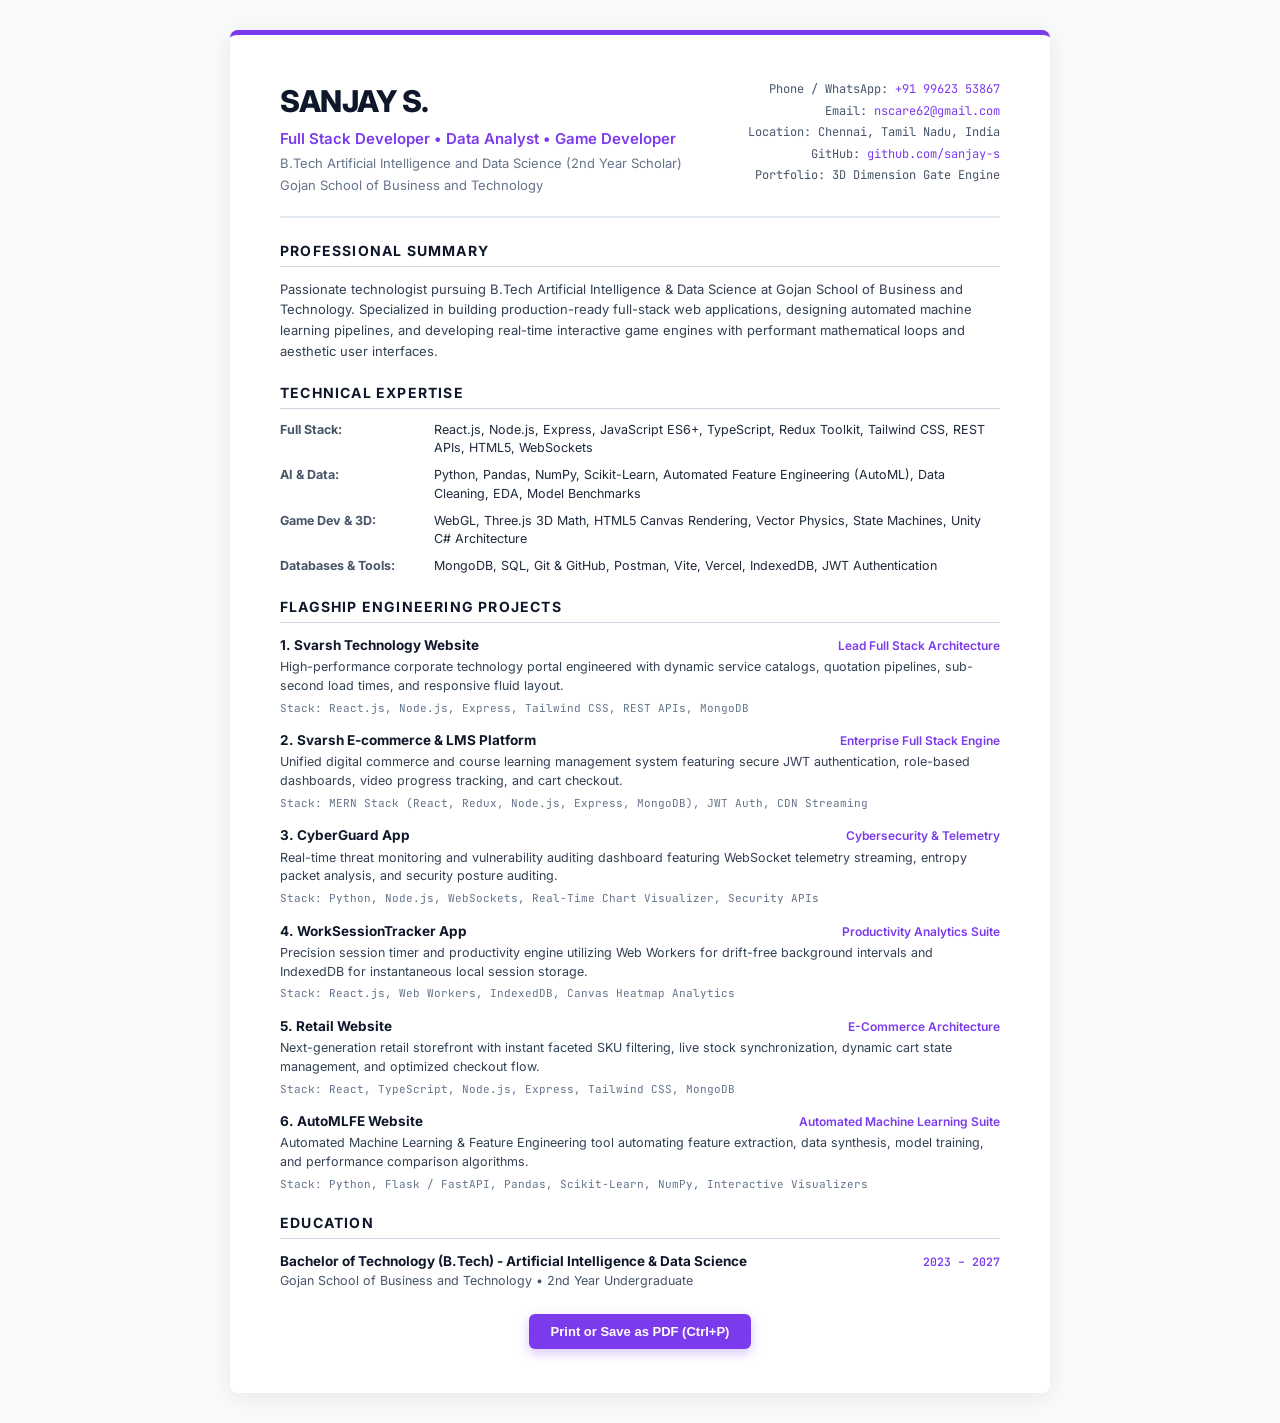
<file: assets/sanjay-resume.html>
<!DOCTYPE html>
<html lang="en">
<head>
  <meta charset="UTF-8">
  <meta name="viewport" content="width=device-width, initial-scale=1.0">
  <title>Sanjay S - Official Resume // B.Tech AIDS</title>
  <style>
    @import url('https://fonts.googleapis.com/css2?family=Inter:wght@300;400;500;600;700;800&family=JetBrains+Mono:wght@400;600&display=swap');
    
    * {
      box-sizing: border-box;
      margin: 0;
      padding: 0;
    }

    body {
      font-family: 'Inter', -apple-system, BlinkMacSystemFont, sans-serif;
      color: #1e293b;
      background: #f8fafc;
      padding: 30px 20px;
      line-height: 1.5;
    }

    .resume-sheet {
      max-width: 820px;
      margin: 0 auto;
      background: #ffffff;
      padding: 44px 50px;
      border-radius: 8px;
      box-shadow: 0 4px 24px rgba(0, 0, 0, 0.08);
      border-top: 5px solid #7c3aed;
    }

    .header-section {
      border-bottom: 2px solid #e2e8f0;
      padding-bottom: 20px;
      margin-bottom: 22px;
      display: flex;
      justify-content: space-between;
      align-items: flex-start;
      flex-wrap: wrap;
      gap: 16px;
    }

    .header-name {
      font-size: 30px;
      font-weight: 800;
      color: #0f172a;
      letter-spacing: -0.5px;
    }

    .header-title {
      font-size: 15px;
      font-weight: 600;
      color: #7c3aed;
      margin-top: 4px;
    }

    .header-academic {
      font-size: 13px;
      color: #64748b;
      margin-top: 3px;
    }

    .contact-info {
      font-family: 'JetBrains Mono', monospace;
      font-size: 12px;
      color: #475569;
      text-align: right;
      line-height: 1.8;
    }

    .contact-info a {
      color: #7c3aed;
      text-decoration: none;
    }

    .section-title {
      font-size: 14px;
      font-weight: 700;
      color: #0f172a;
      text-transform: uppercase;
      letter-spacing: 1.2px;
      border-bottom: 1.5px solid #cbd5e1;
      padding-bottom: 5px;
      margin-top: 20px;
      margin-bottom: 12px;
    }

    .summary-text {
      font-size: 13px;
      color: #334155;
      line-height: 1.6;
    }

    .skills-grid {
      display: grid;
      grid-template-columns: 140px 1fr;
      gap: 8px 14px;
      font-size: 12.5px;
      margin-bottom: 8px;
    }

    .skill-cat {
      font-weight: 700;
      color: #475569;
    }

    .skill-items {
      color: #1e293b;
    }

    .project-entry {
      margin-bottom: 14px;
    }

    .project-header {
      display: flex;
      justify-content: space-between;
      align-items: baseline;
      margin-bottom: 3px;
    }

    .project-name {
      font-size: 13.5px;
      font-weight: 700;
      color: #0f172a;
    }

    .project-role {
      font-size: 12px;
      font-weight: 600;
      color: #7c3aed;
    }

    .project-desc {
      font-size: 12.5px;
      color: #334155;
      margin-bottom: 4px;
      line-height: 1.5;
    }

    .project-tech {
      font-family: 'JetBrains Mono', monospace;
      font-size: 11px;
      color: #64748b;
    }

    .edu-entry {
      display: flex;
      justify-content: space-between;
      align-items: baseline;
    }

    .edu-degree {
      font-size: 13.5px;
      font-weight: 700;
      color: #0f172a;
    }

    .edu-school {
      font-size: 12.5px;
      color: #475569;
    }

    .edu-timeline {
      font-family: 'JetBrains Mono', monospace;
      font-size: 11.5px;
      color: #7c3aed;
      font-weight: 600;
    }

    .action-bar {
      margin-top: 24px;
      text-align: center;
    }

    .print-btn {
      display: inline-flex;
      align-items: center;
      gap: 8px;
      padding: 10px 22px;
      background: #7c3aed;
      color: #ffffff;
      border: none;
      border-radius: 6px;
      font-weight: 600;
      font-size: 13px;
      cursor: pointer;
      box-shadow: 0 4px 12px rgba(124, 58, 237, 0.3);
      transition: background 0.2s;
    }

    .print-btn:hover {
      background: #6d28d9;
    }

    @media print {
      body {
        background: #fff;
        padding: 0;
      }
      .resume-sheet {
        box-shadow: none;
        padding: 0;
        border: none;
      }
      .action-bar {
        display: none;
      }
    }
  </style>
</head>
<body>

  <div class="resume-sheet">
    <div class="header-section">
      <div>
        <h1 class="header-name">SANJAY S.</h1>
        <div class="header-title">Full Stack Developer &bull; Data Analyst &bull; Game Developer</div>
        <div class="header-academic">B.Tech Artificial Intelligence and Data Science (2nd Year Scholar)</div>
        <div class="header-academic">Gojan School of Business and Technology</div>
      </div>
      <div class="contact-info">
        <div>Phone / WhatsApp: <a href="https://wa.me/919962353867" target="_blank">+91 99623 53867</a></div>
        <div>Email: <a href="mailto:nscare62@gmail.com">nscare62@gmail.com</a></div>
        <div>Location: Chennai, Tamil Nadu, India</div>
        <div>GitHub: <a href="https://github.com">github.com/sanjay-s</a></div>
        <div>Portfolio: 3D Dimension Gate Engine</div>
      </div>
    </div>

    <div class="section-title">Professional Summary</div>
    <p class="summary-text">
      Passionate technologist pursuing B.Tech Artificial Intelligence &amp; Data Science at Gojan School of Business and Technology. Specialized in building production-ready full-stack web applications, designing automated machine learning pipelines, and developing real-time interactive game engines with performant mathematical loops and aesthetic user interfaces.
    </p>

    <div class="section-title">Technical Expertise</div>
    <div class="skills-grid">
      <div class="skill-cat">Full Stack:</div>
      <div class="skill-items">React.js, Node.js, Express, JavaScript ES6+, TypeScript, Redux Toolkit, Tailwind CSS, REST APIs, HTML5, WebSockets</div>
      <div class="skill-cat">AI &amp; Data:</div>
      <div class="skill-items">Python, Pandas, NumPy, Scikit-Learn, Automated Feature Engineering (AutoML), Data Cleaning, EDA, Model Benchmarks</div>
      <div class="skill-cat">Game Dev &amp; 3D:</div>
      <div class="skill-items">WebGL, Three.js 3D Math, HTML5 Canvas Rendering, Vector Physics, State Machines, Unity C# Architecture</div>
      <div class="skill-cat">Databases &amp; Tools:</div>
      <div class="skill-items">MongoDB, SQL, Git &amp; GitHub, Postman, Vite, Vercel, IndexedDB, JWT Authentication</div>
    </div>

    <div class="section-title">Flagship Engineering Projects</div>

    <div class="project-entry">
      <div class="project-header">
        <span class="project-name">1. Svarsh Technology Website</span>
        <span class="project-role">Lead Full Stack Architecture</span>
      </div>
      <p class="project-desc">High-performance corporate technology portal engineered with dynamic service catalogs, quotation pipelines, sub-second load times, and responsive fluid layout.</p>
      <div class="project-tech">Stack: React.js, Node.js, Express, Tailwind CSS, REST APIs, MongoDB</div>
    </div>

    <div class="project-entry">
      <div class="project-header">
        <span class="project-name">2. Svarsh E-commerce &amp; LMS Platform</span>
        <span class="project-role">Enterprise Full Stack Engine</span>
      </div>
      <p class="project-desc">Unified digital commerce and course learning management system featuring secure JWT authentication, role-based dashboards, video progress tracking, and cart checkout.</p>
      <div class="project-tech">Stack: MERN Stack (React, Redux, Node.js, Express, MongoDB), JWT Auth, CDN Streaming</div>
    </div>

    <div class="project-entry">
      <div class="project-header">
        <span class="project-name">3. CyberGuard App</span>
        <span class="project-role">Cybersecurity &amp; Telemetry</span>
      </div>
      <p class="project-desc">Real-time threat monitoring and vulnerability auditing dashboard featuring WebSocket telemetry streaming, entropy packet analysis, and security posture auditing.</p>
      <div class="project-tech">Stack: Python, Node.js, WebSockets, Real-Time Chart Visualizer, Security APIs</div>
    </div>

    <div class="project-entry">
      <div class="project-header">
        <span class="project-name">4. WorkSessionTracker App</span>
        <span class="project-role">Productivity Analytics Suite</span>
      </div>
      <p class="project-desc">Precision session timer and productivity engine utilizing Web Workers for drift-free background intervals and IndexedDB for instantaneous local session storage.</p>
      <div class="project-tech">Stack: React.js, Web Workers, IndexedDB, Canvas Heatmap Analytics</div>
    </div>

    <div class="project-entry">
      <div class="project-header">
        <span class="project-name">5. Retail Website</span>
        <span class="project-role">E-Commerce Architecture</span>
      </div>
      <p class="project-desc">Next-generation retail storefront with instant faceted SKU filtering, live stock synchronization, dynamic cart state management, and optimized checkout flow.</p>
      <div class="project-tech">Stack: React, TypeScript, Node.js, Express, Tailwind CSS, MongoDB</div>
    </div>

    <div class="project-entry">
      <div class="project-header">
        <span class="project-name">6. AutoMLFE Website</span>
        <span class="project-role">Automated Machine Learning Suite</span>
      </div>
      <p class="project-desc">Automated Machine Learning &amp; Feature Engineering tool automating feature extraction, data synthesis, model training, and performance comparison algorithms.</p>
      <div class="project-tech">Stack: Python, Flask / FastAPI, Pandas, Scikit-Learn, NumPy, Interactive Visualizers</div>
    </div>

    <div class="section-title">Education</div>
    <div class="edu-entry">
      <div>
        <div class="edu-degree">Bachelor of Technology (B.Tech) - Artificial Intelligence &amp; Data Science</div>
        <div class="edu-school">Gojan School of Business and Technology &bull; 2nd Year Undergraduate</div>
      </div>
      <div class="edu-timeline">2023 &ndash; 2027</div>
    </div>

    <div class="action-bar">
      <button class="print-btn" onclick="window.print()">
        <span>Print or Save as PDF (Ctrl+P)</span>
      </button>
    </div>
  </div>

</body>
</html>
</file>
<file: css/style.css>
/* ============================================================
   SANJAY S - ULTRA-FUTURISTIC 3D Z-AXIS PORTFOLIO
   Design System: Cyberpunk / Sci-Fi / Spatial 3D Experience
   ============================================================ */

/* --- ROOT VARIABLES & COLOR THEMES --- */
:root {
  /* Default Electric Neon Violet & Cyan Theme */
  --accent-primary: #a855f7;
  --accent-secondary: #00f0ff;
  --accent-glow: rgba(168, 85, 247, 0.55);
  --accent-subtle: rgba(168, 85, 247, 0.14);
  --accent-border: rgba(168, 85, 247, 0.38);

  --bg-deep: #030712;
  --bg-card: rgba(8, 14, 28, 0.94);
  --bg-card-hover: rgba(15, 27, 54, 0.9);
  --bg-hud: rgba(6, 11, 25, 0.85);

  --text-main: #f0f6fc;
  --text-muted: #8b9bb4;
  --text-dim: #4d5d78;

  --color-success: #00ff88;
  --color-warning: #ffb703;
  --color-danger: #ff0055;
  --color-purple: #a855f7;

  --font-display: 'Orbitron', -apple-system, BlinkMacSystemFont, sans-serif;
  --font-sub: 'Rajdhani', sans-serif;
  --font-mono: 'JetBrains Mono', monospace;
  --font-body: 'Inter', sans-serif;

  --transition-fast: 0.18s cubic-bezier(0.16, 1, 0.3, 1);
  --transition-med: 0.35s cubic-bezier(0.16, 1, 0.3, 1);
  --transition-slow: 0.7s cubic-bezier(0.16, 1, 0.3, 1);

  --z-world-perspective: 1200px;
}

/* Theme: Cyber Cyan */
body.theme-cyan {
  --accent-primary: #00f0ff;
  --accent-secondary: #00a8ff;
  --accent-glow: rgba(0, 240, 255, 0.45);
  --accent-subtle: rgba(0, 240, 255, 0.12);
  --accent-border: rgba(0, 240, 255, 0.3);
}

/* Theme: Neon Crimson */
body.theme-crimson {
  --accent-primary: #ff0055;
  --accent-secondary: #ff3377;
  --accent-glow: rgba(255, 0, 85, 0.5);
  --accent-subtle: rgba(255, 0, 85, 0.12);
  --accent-border: rgba(255, 0, 85, 0.35);
}

/* Theme: Matrix Green */
body.theme-green {
  --accent-primary: #00ff66;
  --accent-secondary: #00cc52;
  --accent-glow: rgba(0, 255, 102, 0.45);
  --accent-subtle: rgba(0, 255, 102, 0.12);
  --accent-border: rgba(0, 255, 102, 0.32);
}

/* Theme: Solar Amber */
body.theme-amber {
  --accent-primary: #ffaa00;
  --accent-secondary: #ff7700;
  --accent-glow: rgba(255, 170, 0, 0.45);
  --accent-subtle: rgba(255, 170, 0, 0.12);
  --accent-border: rgba(255, 170, 0, 0.35);
}

/* Theme: Synth Purple / Electric Violet */
body.theme-purple {
  --accent-primary: #a855f7;
  --accent-secondary: #00f0ff;
  --accent-glow: rgba(168, 85, 247, 0.55);
  --accent-subtle: rgba(168, 85, 247, 0.14);
  --accent-border: rgba(168, 85, 247, 0.38);
}

/* Theme: Stealth OLED Black (Pure High-Contrast Monochrome) */
body.theme-black {
  --accent-primary: #ffffff;
  --accent-secondary: #94a3b8;
  --accent-glow: rgba(255, 255, 255, 0.5);
  --accent-subtle: rgba(255, 255, 255, 0.12);
  --accent-border: rgba(255, 255, 255, 0.38);
  --bg-deep: #000000;
  --bg-card: rgba(8, 8, 10, 0.95);
  --bg-card-hover: rgba(18, 18, 22, 0.92);
  --bg-hud: rgba(4, 4, 6, 0.92);
  --text-main: #ffffff;
  --text-muted: #94a3b8;
  --text-dim: #64748b;
}

body.theme-black .hud-header,
body.theme-black .hud-footer {
  background: rgba(3, 3, 4, 0.96);
  border-color: rgba(255, 255, 255, 0.22);
}

body.theme-black .project-card,
body.theme-black .direct-channels-card,
body.theme-black .interactive-form-card,
body.theme-black .info-metric-card,
body.theme-black .stat-box,
body.theme-black .skill-category-card,
body.theme-black .data-stat-card,
body.theme-black .hero-image-card,
body.theme-black .spec-box {
  background: rgba(6, 6, 8, 0.95);
  border-color: rgba(255, 255, 255, 0.22);
}

/* ============================================================
   TITANIUM PURE WHITE - 100% CONTRAST & LEGIBILITY RULES
   ============================================================ */
body.theme-white {
  --bg-deep: #f8fafc;
  --bg-card: #ffffff;
  --bg-card-hover: #f1f5f9;
  --bg-hud: rgba(255, 255, 255, 0.95);
  --text-main: #0f172a;
  --text-muted: #334155;
  --text-dim: #64748b;
  --accent-primary: #4f46e5;
  --accent-secondary: #0284c7;
  --accent-glow: rgba(79, 70, 229, 0.25);
  --accent-subtle: rgba(79, 70, 229, 0.08);
  --accent-border: rgba(15, 23, 42, 0.16);
  color: #0f172a !important;
  background-color: #f8fafc !important;
}

/* Headings and Main Text */
body.theme-white h1,
body.theme-white h2,
body.theme-white h3,
body.theme-white h4,
body.theme-white .sector-title,
body.theme-white .hero-glitch-title,
body.theme-white .modal-hero-title,
body.theme-white .brand-name,
body.theme-white .stat-number,
body.theme-white .proj-name,
body.theme-white .cat-title,
body.theme-white .metric-heading,
body.theme-white .hero-badge-title,
body.theme-white .chan-title,
body.theme-white .win-title,
body.theme-white .method-value {
  color: #0f172a !important;
  text-shadow: none !important;
}

body.theme-white .hero-glitch-title::before,
body.theme-white .hero-glitch-title::after {
  display: none !important;
}

/* Subtitles, Descriptions and Body text */
body.theme-white p,
body.theme-white .sector-subtitle,
body.theme-white .hero-description,
body.theme-white .proj-desc,
body.theme-white .cat-summary,
body.theme-white .stat-sub,
body.theme-white .metric-sub,
body.theme-white .method-title,
body.theme-white .instruction-text .sub-text,
body.theme-white .spec-list li,
body.theme-white .meter-info span {
  color: #334155 !important;
}

body.theme-white .hero-description .text-highlight {
  color: #0f172a !important;
  font-weight: 700 !important;
  border-bottom-color: #4f46e5 !important;
}

/* Badges, Pills and Chips */
body.theme-white .sys-badge,
body.theme-white .sector-code {
  background: rgba(79, 70, 229, 0.08) !important;
  border-color: rgba(79, 70, 229, 0.3) !important;
  color: #4f46e5 !important;
}

body.theme-white .academic-tag {
  background: #e2e8f0 !important;
  border-color: #cbd5e1 !important;
  color: #4f46e5 !important;
}

body.theme-white .school-name {
  background: #ffffff !important;
  border-color: #cbd5e1 !important;
  color: #0f172a !important;
}

body.theme-white .capsule {
  background: #ffffff !important;
  border-color: #cbd5e1 !important;
  color: #0f172a !important;
}

body.theme-white .capsule:hover {
  background: #f1f5f9 !important;
  border-color: #4f46e5 !important;
}

body.theme-white .tech-pill,
body.theme-white .modal-tech-badge,
body.theme-white .mini-chip,
body.theme-white .matrix-chip,
body.theme-white .card-quick-pill {
  background: #f1f5f9 !important;
  border-color: #cbd5e1 !important;
  color: #0f172a !important;
}

body.theme-white .card-quick-pill:hover,
body.theme-white .matrix-chip:hover {
  background: #0f172a !important;
  color: #ffffff !important;
}

body.theme-white .honor-badge {
  background: #ffffff !important;
  border-color: #cbd5e1 !important;
  color: #0f172a !important;
}

/* Cards & Surfaces */
body.theme-white .project-card,
body.theme-white .direct-channels-card,
body.theme-white .interactive-form-card,
body.theme-white .info-metric-card,
body.theme-white .stat-box,
body.theme-white .skill-category-card,
body.theme-white .hero-image-card,
body.theme-white .spec-box,
body.theme-white .data-stat-card,
body.theme-white .lab-viewport-box {
  background: #ffffff !important;
  border-color: #e2e8f0 !important;
  box-shadow: 0 4px 20px rgba(0, 0, 0, 0.05) !important;
}

/* Deck Buttons & Indicator */
body.theme-white .deck-btn,
body.theme-white .deck-arrow-btn,
body.theme-white .deck-quick-flip-btn,
body.theme-white .filter-btn,
body.theme-white .lab-tab-btn,
body.theme-white .data-mode-btn {
  background: #ffffff !important;
  border-color: #cbd5e1 !important;
  color: #0f172a !important;
}

body.theme-white .deck-btn.active,
body.theme-white .filter-btn.active,
body.theme-white .lab-tab-btn.active,
body.theme-white .data-mode-btn.active {
  background: #0f172a !important;
  border-color: #0f172a !important;
  color: #ffffff !important;
}

body.theme-white .indicator-text {
  color: #0f172a !important;
}

/* Hero Portrait Card text */
body.theme-white .hero-badge-institution {
  color: #475569 !important;
}

body.theme-white .hero-photo-upload-badge {
  background: #ffffff !important;
  border-color: #cbd5e1 !important;
  color: #0f172a !important;
}

/* Terminal Dossier: Crisp Dark Terminal within Light Mode */
body.theme-white .terminal-window {
  background: #0f172a !important;
  border-color: #1e293b !important;
}
body.theme-white .terminal-window .win-title {
  color: #94a3b8 !important;
}
body.theme-white .terminal-window .term-line .cmd {
  color: #38bdf8 !important;
}
body.theme-white .terminal-window .term-response {
  color: #e2e8f0 !important;
}
body.theme-white .terminal-window .status-tag {
  background: rgba(255, 255, 255, 0.08) !important;
  color: #f8fafc !important;
}

/* HUD Top Bar & Footer */
body.theme-white .hud-header,
body.theme-white .hud-footer {
  background: rgba(255, 255, 255, 0.95) !important;
  border-color: #e2e8f0 !important;
  color: #0f172a !important;
  box-shadow: 0 2px 14px rgba(0, 0, 0, 0.05) !important;
}

body.theme-white .hud-btn {
  background: #ffffff !important;
  border-color: #cbd5e1 !important;
  color: #0f172a !important;
}

body.theme-white .hud-depth-gauge .gauge-label {
  color: #64748b !important;
}

body.theme-white .hud-depth-gauge .gauge-value {
  color: #0f172a !important;
}

body.theme-white .hud-depth-gauge .gauge-sector {
  color: #4f46e5 !important;
}

body.theme-white .scroll-instruction .main-text {
  color: #0f172a !important;
}

body.theme-white .scroll-instruction .sub-text,
body.theme-white .footer-status .status-text,
body.theme-white .footer-status .coord-text {
  color: #64748b !important;
}

body.theme-white .dive-action-btn,
body.theme-white .project-inspect-btn,
body.theme-white .primary-btn {
  background: #0f172a !important;
  border-color: #0f172a !important;
  color: #ffffff !important;
}

body.theme-white .dive-action-btn:hover,
body.theme-white .project-inspect-btn:hover,
body.theme-white .primary-btn:hover {
  background: #4f46e5 !important;
  border-color: #4f46e5 !important;
}

/* Form inputs */
body.theme-white .input-box label {
  color: #334155 !important;
}

body.theme-white .input-box input,
body.theme-white .input-box textarea,
body.theme-white .input-box select {
  background: #f8fafc !important;
  border-color: #cbd5e1 !important;
  color: #0f172a !important;
}

body.theme-white .input-box input:focus,
body.theme-white .input-box textarea:focus {
  border-color: #4f46e5 !important;
  background: #ffffff !important;
}

/* Contact & Social elements */
body.theme-white .method-item {
  background: #f8fafc !important;
  border-color: #cbd5e1 !important;
}

body.theme-white .method-value {
  color: #0f172a !important;
}

body.theme-white .copy-pill-btn {
  background: #e2e8f0 !important;
  border-color: #cbd5e1 !important;
  color: #0f172a !important;
}

body.theme-white .social-chip {
  background: #ffffff !important;
  border-color: #cbd5e1 !important;
  color: #0f172a !important;
}

body.theme-white .social-chip:hover {
  background: #0f172a !important;
  color: #ffffff !important;
}

body.theme-white .warp-return-btn {
  background: #ffffff !important;
  border-color: #cbd5e1 !important;
  color: #0f172a !important;
}

/* Modal window */
body.theme-white .project-modal-window {
  background: #ffffff !important;
  border-color: #cbd5e1 !important;
  color: #0f172a !important;
  box-shadow: 0 20px 60px rgba(0, 0, 0, 0.15) !important;
}

body.theme-white .modal-close-btn {
  background: #f1f5f9 !important;
  color: #0f172a !important;
  border-color: #cbd5e1 !important;
}

body.theme-white .modal-code-container {
  background: #0f172a !important;
  color: #e2e8f0 !important;
  border-color: #334155 !important;
}

body.theme-white .code-tab-btn {
  background: #f1f5f9 !important;
  border-color: #cbd5e1 !important;
  color: #0f172a !important;
}

/* Preloader */
body.theme-white .cyber-preloader {
  background: #f8fafc !important;
  color: #0f172a !important;
}

body.theme-white .preloader-title {
  color: #0f172a !important;
  text-shadow: none !important;
}

body.theme-white .cyber-scanlines {
  display: none !important;
}

/* Signature */
body.theme-white .singularity-signature p,
body.theme-white .singularity-signature .school-cite {
  color: #64748b !important;
}

body.theme-white .singularity-signature .glow-author {
  color: #0f172a !important;
  text-shadow: none !important;
}

/* --- RESET & GLOBAL STYLES --- */
*,
*::before,
*::after {
  box-sizing: border-box;
  margin: 0;
  padding: 0;
  -webkit-font-smoothing: antialiased;
}

html,
body {
  width: 100%;
  height: 100%;
  overflow: hidden;
  /* No standard 2D scrollbar! Managed by depth engine */
  background-color: var(--bg-deep);
  color: var(--text-main);
  font-family: var(--font-body);
  user-select: none;
  cursor: none;
  /* Replaced by custom cursor */
}

a,
button {
  cursor: none !important;
}

/* Motion Graphic Canvas (Background) */
#motionGraphicCanvas {
  position: fixed;
  top: 0;
  left: 0;
  width: 100vw;
  height: 100vh;
  z-index: 1;
  pointer-events: none;
}

/* Scanlines and Vignette for Cinematic Cyber Atmosphere */
.cyber-scanlines {
  position: fixed;
  top: 0;
  left: 0;
  width: 100%;
  height: 100%;
  background: linear-gradient(rgba(18, 16, 16, 0) 50%, rgba(0, 0, 0, 0.25) 50%);
  background-size: 100% 4px;
  pointer-events: none;
  z-index: 2;
  opacity: 0.35;
  contain: strict;
}

.cyber-vignette {
  position: fixed;
  top: 0;
  left: 0;
  width: 100%;
  height: 100%;
  background: radial-gradient(circle at center, transparent 40%, rgba(2, 5, 15, 0.85) 90%);
  pointer-events: none;
  z-index: 2;
}

/* --- CUSTOM CURSOR --- */
.custom-cursor {
  position: fixed;
  top: 0;
  left: 0;
  pointer-events: none;
  z-index: 99999;
  transform: translate(-50%, -50%);
  display: flex;
  align-items: center;
  justify-content: center;
  transition: opacity 0.3s ease;
}

.cursor-dot {
  width: 6px;
  height: 6px;
  background-color: var(--accent-primary);
  border-radius: 50%;
  box-shadow: 0 0 10px var(--accent-primary), 0 0 20px var(--accent-primary);
  transition: transform 0.12s ease-out, background-color 0.3s ease;
}

.cursor-ring {
  position: absolute;
  width: 38px;
  height: 38px;
  border: 1px solid var(--accent-border);
  border-radius: 50%;
  pointer-events: none;
  transition: width 0.25s cubic-bezier(0.16, 1, 0.3, 1),
    height 0.25s cubic-bezier(0.16, 1, 0.3, 1),
    border-color 0.25s ease,
    border-radius 0.25s ease,
    transform 0.25s ease;
}

/* Sci-Fi Target Reticle Corners on Ring */
.cursor-ring .corner {
  position: absolute;
  width: 6px;
  height: 6px;
  border-color: var(--accent-primary);
  border-style: solid;
  opacity: 0.8;
  transition: border-color 0.3s ease;
}

.cursor-ring .top-left {
  top: -2px;
  left: -2px;
  border-width: 2px 0 0 2px;
}

.cursor-ring .top-right {
  top: -2px;
  right: -2px;
  border-width: 2px 2px 0 0;
}

.cursor-ring .bottom-left {
  bottom: -2px;
  left: -2px;
  border-width: 0 0 2px 2px;
}

.cursor-ring .bottom-right {
  bottom: -2px;
  right: -2px;
  border-width: 0 2px 2px 0;
}

.cursor-label {
  position: absolute;
  top: 26px;
  font-family: var(--font-mono);
  font-size: 8px;
  letter-spacing: 1.5px;
  color: var(--accent-primary);
  white-space: nowrap;
  opacity: 0;
  transition: opacity 0.2s ease, transform 0.2s ease;
  pointer-events: none;
}

/* Hover States for Cursor */
.custom-cursor.hovering-interactive .cursor-ring {
  width: 54px;
  height: 54px;
  border-color: var(--accent-primary);
  background-color: var(--accent-subtle);
  animation: cursor-spin 6s linear infinite;
}

.custom-cursor.hovering-interactive .cursor-dot {
  transform: scale(1.6);
}

.custom-cursor.hovering-interactive .cursor-label {
  opacity: 1;
  transform: translateY(2px);
}

.custom-cursor.hovering-card .cursor-ring {
  width: 64px;
  height: 64px;
  border-radius: 8px;
  border-color: var(--accent-primary);
  background-color: rgba(0, 240, 255, 0.08);
}

.custom-cursor.clicking .cursor-ring {
  transform: scale(0.75);
}

.custom-cursor.clicking .cursor-dot {
  transform: scale(2.2);
}

@keyframes cursor-spin {
  0% {
    transform: rotate(0deg);
  }

  100% {
    transform: rotate(360deg);
  }
}

#cursor-trail-canvas {
  position: fixed;
  top: 0;
  left: 0;
  width: 100vw;
  height: 100vh;
  pointer-events: none;
  z-index: 99998;
}

/* --- HEADS-UP DISPLAY (HUD) HEADER --- */
.hud-header {
  position: fixed;
  top: 0;
  left: 0;
  width: 100%;
  height: 64px;
  padding: 0 24px;
  display: flex;
  align-items: center;
  justify-content: space-between;
  z-index: 1000;
  background: rgba(3, 7, 18, 0.92);
  border-bottom: 1px solid rgba(0, 240, 255, 0.18);
  box-shadow: 0 4px 24px rgba(0, 0, 0, 0.6);
  backdrop-filter: blur(8px);
  -webkit-backdrop-filter: blur(8px);
}

/* Brand Identity */
.hud-brand {
  display: flex;
  align-items: center;
  gap: 12px;
  flex: 0 0 auto;
}

.brand-glyph {
  position: relative;
  width: 36px;
  height: 36px;
  display: flex;
  align-items: center;
  justify-content: center;
  background: var(--accent-subtle);
  border: 1px solid var(--accent-border);
  border-radius: 8px;
  overflow: hidden;
}

.glyph-core {
  font-family: var(--font-display);
  font-weight: 900;
  font-size: 17px;
  color: var(--accent-primary);
  text-shadow: 0 0 10px var(--accent-glow);
}

.glyph-ring {
  position: absolute;
  inset: -100%;
  background: conic-gradient(from 0deg, transparent, var(--accent-primary), transparent 40%);
  animation: glyph-rotate 4s linear infinite;
  opacity: 0.5;
}

@keyframes glyph-rotate {
  0% {
    transform: rotate(0deg);
  }

  100% {
    transform: rotate(360deg);
  }
}

.brand-info {
  display: flex;
  flex-direction: column;
}

.brand-name {
  font-family: var(--font-display);
  font-size: 15px;
  font-weight: 700;
  letter-spacing: 2px;
  color: var(--text-main);
  line-height: 1.2;
}

.brand-tag {
  font-family: var(--font-mono);
  font-size: 9.5px;
  color: var(--accent-primary);
  letter-spacing: 1px;
}

/* Central Live Depth / Warp Gauge - PERFECTLY CENTERED */
.hud-depth-gauge {
  position: absolute;
  left: 50%;
  transform: translateX(-50%);
  display: flex;
  flex-direction: column;
  align-items: center;
  background: rgba(10, 18, 36, 0.88);
  padding: 4px 18px;
  border-radius: 20px;
  border: 1px solid var(--accent-border);
  box-shadow: 0 0 16px var(--accent-subtle);
  pointer-events: none;
}

.gauge-label {
  font-family: var(--font-mono);
  font-size: 8.5px;
  letter-spacing: 1.5px;
  color: var(--text-muted);
  display: flex;
  align-items: center;
  gap: 5px;
  line-height: 1;
}

.gauge-value {
  font-family: var(--font-mono);
  font-size: 16px;
  font-weight: 700;
  color: var(--accent-primary);
  letter-spacing: 2px;
  text-shadow: 0 0 10px var(--accent-glow);
  line-height: 1.1;
  margin: 1px 0;
}

.gauge-value .unit {
  font-size: 9px;
  font-weight: 400;
  color: var(--text-muted);
}

.gauge-sector {
  font-family: var(--font-display);
  font-size: 8.5px;
  color: #fff;
  letter-spacing: 1.2px;
  opacity: 0.9;
  line-height: 1;
}

/* HUD Buttons & Controls */
.hud-actions {
  display: flex;
  align-items: center;
  gap: 10px;
  flex: 0 0 auto;
  margin-left: auto;
}

.hud-btn {
  background: rgba(15, 23, 42, 0.8);
  border: 1px solid var(--accent-border);
  color: var(--text-main);
  padding: 7px 12px;
  border-radius: 6px;
  font-family: var(--font-mono);
  font-size: 10.5px;
  letter-spacing: 1px;
  display: flex;
  align-items: center;
  gap: 6px;
  transition: all var(--transition-fast);
}

.hud-btn:hover {
  background: var(--accent-subtle);
  border-color: var(--accent-primary);
  color: var(--accent-primary);
  box-shadow: 0 0 12px var(--accent-subtle);
}

.hud-btn.primary-hud-btn {
  background: var(--accent-subtle);
  border-color: var(--accent-primary);
  color: var(--accent-primary);
}

.theme-picker-btn .current-color {
  width: 9px;
  height: 9px;
  border-radius: 50%;
  background: var(--accent-primary);
  box-shadow: 0 0 8px var(--accent-primary);
}

/* Theme Dropdown */
.hud-control-group {
  position: relative;
}

.theme-dropdown {
  position: absolute;
  top: calc(100% + 6px);
  right: 0;
  background: rgba(8, 14, 28, 0.96);
  border: 1px solid var(--accent-border);
  border-radius: 8px;
  padding: 6px;
  display: flex;
  flex-direction: column;
  gap: 4px;
  box-shadow: 0 8px 24px rgba(0, 0, 0, 0.8);
  opacity: 0;
  pointer-events: none;
  transform: translateY(-6px);
  transition: all var(--transition-fast);
  z-index: 1010;
  min-width: 155px;
}

.hud-control-group:hover .theme-dropdown,
.theme-dropdown.open {
  opacity: 1;
  pointer-events: auto;
  transform: translateY(0);
}

.theme-opt {
  display: flex;
  align-items: center;
  gap: 8px;
  background: transparent;
  border: none;
  color: var(--text-muted);
  font-family: var(--font-mono);
  font-size: 11px;
  padding: 6px 8px;
  border-radius: 4px;
  text-align: left;
  transition: background 0.15s, color 0.15s;
}

.theme-opt:hover,
.theme-opt.active {
  background: rgba(255, 255, 255, 0.08);
  color: #fff;
}

.theme-opt .swatch {
  width: 10px;
  height: 10px;
  border-radius: 50%;
}

.swatch.cyan {
  background: #00f0ff;
  box-shadow: 0 0 6px #00f0ff;
}

.swatch.crimson {
  background: #ff0055;
  box-shadow: 0 0 6px #ff0055;
}

.swatch.green {
  background: #00ff66;
  box-shadow: 0 0 6px #00ff66;
}

.swatch.amber {
  background: #ffaa00;
  box-shadow: 0 0 6px #ffaa00;
}

.swatch.purple {
  background: #a855f7;
  box-shadow: 0 0 6px #a855f7;
}

.swatch.black {
  background: #000;
  border: 1px solid #ffffff;
  box-shadow: 0 0 6px rgba(255, 255, 255, 0.7);
}

.swatch.white {
  background: #ffffff;
  border: 1px solid #cbd5e1;
  box-shadow: 0 0 6px rgba(255, 255, 255, 0.9);
}

/* --- RIGHT GATE NAVIGATOR (REMOVED PER USER REQUEST SO NOTHING COVERS CARDS) --- */
.hud-gate-navigator {
  display: none !important;
}

.gate-nav-line {
  position: absolute;
  top: 10px;
  bottom: 10px;
  left: 6px;
  width: 2px;
  background: rgba(255, 255, 255, 0.1);
  z-index: -1;
}

.gate-nav-progress {
  width: 100%;
  height: 0%;
  background: var(--accent-primary);
  box-shadow: 0 0 8px var(--accent-primary);
  transition: height 0.2s linear;
}

.gate-node {
  display: flex;
  align-items: center;
  gap: 12px;
  cursor: none;
  opacity: 0.45;
  transition: all var(--transition-med);
}

.gate-node .node-dot {
  width: 14px;
  height: 14px;
  border-radius: 50%;
  background: var(--bg-deep);
  border: 2px solid var(--text-muted);
  transition: all var(--transition-fast);
}

.gate-node .node-label {
  font-family: var(--font-mono);
  font-size: 10px;
  letter-spacing: 1.5px;
  color: var(--text-muted);
  background: rgba(10, 18, 36, 0.85);
  padding: 3px 8px;
  border-radius: 4px;
  border: 1px solid transparent;
  white-space: nowrap;
  transform: translateX(6px);
  opacity: 0;
  transition: all var(--transition-fast);
}

.gate-node:hover,
.gate-node.active {
  opacity: 1;
}

.gate-node.active .node-dot {
  background: var(--accent-primary);
  border-color: #fff;
  box-shadow: 0 0 14px var(--accent-primary);
  transform: scale(1.25);
}

.gate-node:hover .node-label,
.gate-node.active .node-label {
  opacity: 1;
  transform: translateX(0);
  color: var(--accent-primary);
  border-color: var(--accent-border);
}

/* --- HUD FOOTER & SCROLL CONTROLS --- */
.hud-footer {
  position: fixed;
  bottom: 0;
  left: 0;
  width: 100%;
  padding: 14px 28px;
  display: flex;
  align-items: center;
  justify-content: space-between;
  z-index: 1000;
  background: linear-gradient(0deg, rgba(3, 7, 18, 0.95) 0%, rgba(3, 7, 18, 0.5) 70%, transparent 100%);
  border-top: 1px solid rgba(255, 255, 255, 0.05);
  backdrop-filter: blur(8px);
}

.footer-status {
  display: flex;
  align-items: center;
  gap: 10px;
  font-family: var(--font-mono);
  font-size: 10px;
  color: var(--text-muted);
  letter-spacing: 1px;
}

.status-indicator {
  width: 8px;
  height: 8px;
  border-radius: 50%;
  background: var(--color-success);
  box-shadow: 0 0 8px var(--color-success);
  animation: pulse-dot 2s infinite;
}

@keyframes pulse-dot {

  0%,
  100% {
    opacity: 1;
    transform: scale(1);
  }

  50% {
    opacity: 0.4;
    transform: scale(0.85);
  }
}

.footer-status .divider {
  opacity: 0.3;
}

.coord-text {
  color: var(--accent-primary);
}

/* Scroll Instruction Centerpiece */
.scroll-instruction {
  display: flex;
  align-items: center;
  gap: 14px;
  background: rgba(10, 18, 36, 0.85);
  border: 1px solid var(--accent-border);
  padding: 6px 18px;
  border-radius: 30px;
  box-shadow: 0 0 20px var(--accent-subtle);
  animation: float-instruction 3s ease-in-out infinite;
}

@keyframes float-instruction {

  0%,
  100% {
    transform: translateY(0);
  }

  50% {
    transform: translateY(-4px);
  }
}

.scroll-mouse-icon {
  width: 18px;
  height: 28px;
  border: 2px solid var(--accent-primary);
  border-radius: 10px;
  display: flex;
  justify-content: center;
  padding-top: 4px;
}

.wheel-pip {
  width: 3px;
  height: 6px;
  background: var(--accent-primary);
  border-radius: 2px;
  animation: wheel-plunge 1.6s infinite ease-in-out;
}

@keyframes wheel-plunge {
  0% {
    transform: translateY(0);
    opacity: 1;
  }

  100% {
    transform: translateY(10px);
    opacity: 0;
  }
}

.instruction-text {
  display: flex;
  flex-direction: column;
}

.instruction-text .main-text {
  font-family: var(--font-display);
  font-size: 11px;
  font-weight: 700;
  letter-spacing: 1.5px;
  color: #fff;
}

.instruction-text .sub-text {
  font-family: var(--font-mono);
  font-size: 8px;
  letter-spacing: 1px;
  color: var(--accent-primary);
}

.dive-action-btn {
  background: var(--accent-primary);
  color: #000;
  border: none;
  font-family: var(--font-display);
  font-size: 10px;
  font-weight: 700;
  letter-spacing: 1px;
  padding: 6px 12px;
  border-radius: 16px;
  display: flex;
  align-items: center;
  gap: 6px;
  transition: transform 0.2s, box-shadow 0.2s;
}

.dive-action-btn:hover {
  transform: scale(1.06);
  box-shadow: 0 0 14px var(--accent-primary);
}

.footer-shortcuts {
  display: flex;
  align-items: center;
  gap: 8px;
}

.badge-key {
  font-family: var(--font-mono);
  font-size: 9px;
  background: rgba(255, 255, 255, 0.05);
  border: 1px solid rgba(255, 255, 255, 0.15);
  color: var(--text-muted);
  padding: 3px 8px;
  border-radius: 4px;
}

/* ============================================================
   3D VIEWPORT & DIMENSION GATES ENGINE
   Positioned precisely between the fixed 64px Header and 52px Footer
   ============================================================ */
.tunnel-viewport {
  position: fixed;
  top: 64px;
  left: 0;
  width: 100vw;
  height: calc(100vh - 116px);
  perspective: 1100px;
  perspective-origin: 50% 50%;
  overflow: hidden;
  z-index: 10;
}

.tunnel-world {
  position: absolute;
  width: 100%;
  height: 100%;
  transform-style: preserve-3d;
  will-change: transform;
}

/* Individual Dimension Gate Layers */
.dimension-gate {
  position: absolute;
  top: 0;
  left: 0;
  width: 100%;
  height: 100%;
  display: flex;
  align-items: center;
  justify-content: center;
  transform-style: preserve-3d;
  backface-visibility: hidden;
  will-change: transform, opacity;
  pointer-events: none;
  visibility: hidden;
}

.dimension-gate.active-gate {
  pointer-events: auto;
}

/* Outer layout frame - Border, background and shadow removed per user request so individual component cards float freely */
.gate-frame {
  max-width: 1200px;
  width: 96%;
  max-height: calc(100vh - 120px);
  padding: 12px 20px;
  background: transparent;
  border: none;
  border-radius: 0;
  box-shadow: none;
  position: relative;
  overflow-y: auto;
  overflow-x: hidden;
  scrollbar-width: thin;
  scrollbar-color: var(--accent-border) transparent;
}

.gate-frame::-webkit-scrollbar {
  width: 5px;
}
.gate-frame::-webkit-scrollbar-track {
  background: transparent;
}
.gate-frame::-webkit-scrollbar-thumb {
  background: var(--accent-border);
  border-radius: 3px;
}

.gate-frame.wide-frame {
  max-width: 1280px;
}

.gate-frame.extra-wide-frame {
  max-width: 1400px;
}

/* Section Header Pill */
.section-header-pill {
  text-align: center;
  margin-bottom: 16px;
}

.sector-code {
  font-family: var(--font-mono);
  font-size: 10px;
  letter-spacing: 2px;
  color: var(--accent-primary);
  display: inline-block;
  margin-bottom: 4px;
  background: var(--accent-subtle);
  padding: 2px 8px;
  border-radius: 4px;
  border: 1px solid var(--accent-border);
}

.sector-title {
  font-family: var(--font-display);
  font-size: clamp(20px, 2.6vw, 30px);
  font-weight: 800;
  letter-spacing: 1.5px;
  color: #fff;
  text-transform: uppercase;
  text-shadow: 0 0 14px var(--accent-glow);
}

.sector-subtitle {
  font-size: 13px;
  color: var(--text-muted);
  max-width: 600px;
  margin: 4px auto 0;
  line-height: 1.4;
}

/* --- GATE 0: ORIGIN / HERO --- */
.gate-origin .gate-frame {
  text-align: center;
  display: flex;
  flex-direction: column;
  align-items: center;
  justify-content: center;
  padding: 10px 16px;
  border: none;
  background: transparent;
  box-shadow: none;
}

/* Split Layout for Hero Gate 0 */
.hero-split-layout {
  display: grid;
  grid-template-columns: 1.25fr 360px;
  gap: 40px;
  align-items: center;
  width: 100%;
  max-width: 1300px;
  text-align: left;
}

.hero-info-column {
  display: flex;
  flex-direction: column;
  align-items: flex-start;
  text-align: left;
}

.hero-info-column .sys-badge {
  align-self: flex-start;
}

.hero-info-column .hero-academic-banner {
  justify-content: flex-start;
}

.hero-info-column .specialty-capsules {
  justify-content: flex-start;
}

.hero-info-column .hero-cta-cluster {
  justify-content: flex-start;
}

.hero-info-column .z-dive-cue {
  align-self: flex-start;
}

/* --- HOLOGRAPHIC HERO IMAGE CARD --- */
.hero-image-card {
  position: relative;
  background: rgba(8, 14, 28, 0.85);
  border: 1px solid var(--accent-border);
  border-radius: 14px;
  padding: 16px;
  box-shadow: 0 20px 50px rgba(0, 0, 0, 0.7), 0 0 25px var(--accent-glow);
  display: flex;
  flex-direction: column;
  gap: 12px;
  overflow: hidden;
  backdrop-filter: blur(8px);
  -webkit-backdrop-filter: blur(8px);
  transition: border-color var(--transition-fast), box-shadow var(--transition-fast);
}

.hero-image-card:hover {
  border-color: var(--accent-primary);
  box-shadow: 0 25px 60px rgba(0, 0, 0, 0.8), 0 0 35px var(--accent-glow);
}

/* Corner Brackets */
.hero-card-bracket {
  position: absolute;
  width: 14px;
  height: 14px;
  border-color: var(--accent-primary);
  border-style: solid;
  pointer-events: none;
  z-index: 4;
}

.hero-card-bracket.top-left {
  top: 8px;
  left: 8px;
  border-width: 2px 0 0 2px;
}

.hero-card-bracket.top-right {
  top: 8px;
  right: 8px;
  border-width: 2px 2px 0 0;
}

.hero-card-bracket.bottom-left {
  bottom: 8px;
  left: 8px;
  border-width: 0 0 2px 2px;
}

.hero-card-bracket.bottom-right {
  bottom: 8px;
  right: 8px;
  border-width: 0 2px 2px 0;
}

.hero-card-header {
  display: flex;
  align-items: center;
  gap: 8px;
  padding: 2px 4px 6px;
  border-bottom: 1px solid rgba(255, 255, 255, 0.08);
}

.hero-card-tag {
  font-family: var(--font-mono);
  font-size: 10px;
  letter-spacing: 1.5px;
  color: var(--accent-primary);
  font-weight: 700;
}

.hero-card-status {
  margin-left: auto;
  font-family: var(--font-mono);
  font-size: 9px;
  letter-spacing: 1px;
  color: #00ff66;
  background: rgba(0, 255, 102, 0.12);
  border: 1px solid rgba(0, 255, 102, 0.3);
  padding: 1px 6px;
  border-radius: 10px;
}

.hero-photo-wrapper {
  position: relative;
  width: 100%;
  height: 310px;
  border-radius: 8px;
  overflow: hidden;
  background: #020612;
  border: 1px solid rgba(0, 240, 255, 0.35);
  display: flex;
  align-items: center;
  justify-content: center;
}

.hero-photo-wrapper img {
  width: 100%;
  height: 100%;
  object-fit: cover;
  object-position: center 8%;
  display: block;
  transition: transform var(--transition-med);
}

.hero-image-card:hover .hero-photo-wrapper img {
  transform: scale(1.03);
}

/* Moving Photo Laser Scan Beam */
.photo-scan-beam {
  position: absolute;
  left: 0;
  right: 0;
  height: 3px;
  background: linear-gradient(90deg, transparent, var(--accent-primary), #fff, var(--accent-primary), transparent);
  box-shadow: 0 0 12px var(--accent-primary), 0 0 20px var(--accent-primary);
  z-index: 3;
  animation: photoScan 3.5s ease-in-out infinite;
  pointer-events: none;
}

@keyframes photoScan {
  0% {
    top: -5%;
    opacity: 0;
  }
  15% {
    opacity: 1;
  }
  50% {
    top: 100%;
    opacity: 1;
  }
  85% {
    opacity: 1;
  }
  100% {
    top: -5%;
    opacity: 0;
  }
}

/* Upload Photo Floating Action Badge */
.hero-photo-upload-badge {
  position: absolute;
  bottom: 8px;
  right: 8px;
  background: rgba(8, 14, 28, 0.88);
  border: 1px solid var(--accent-border);
  color: var(--accent-primary);
  font-family: var(--font-mono);
  font-size: 9.5px;
  letter-spacing: 1px;
  padding: 4px 10px;
  border-radius: 20px;
  cursor: pointer;
  display: flex;
  align-items: center;
  gap: 6px;
  z-index: 5;
  transition: all var(--transition-fast);
}

.hero-photo-upload-badge input[type="file"] {
  display: none;
}

.hero-photo-upload-badge:hover {
  background: var(--accent-primary);
  color: #030712;
  box-shadow: 0 0 14px var(--accent-primary);
  border-color: var(--accent-primary);
}

.hero-card-footer {
  display: flex;
  flex-direction: column;
  gap: 4px;
  padding: 4px 2px 0;
}

.hero-badge-title {
  font-family: var(--font-display);
  font-size: 16px;
  font-weight: 800;
  letter-spacing: 1.5px;
  color: #fff;
}

.hero-badge-sub {
  font-family: var(--font-mono);
  font-size: 11px;
  color: var(--accent-primary);
  font-weight: 600;
}

.hero-badge-institution {
  font-family: var(--font-sub);
  font-size: 11.5px;
  color: var(--text-muted);
  display: flex;
  align-items: center;
  gap: 6px;
  margin-bottom: 4px;
}

.hero-badge-institution i {
  color: var(--color-warning);
  font-size: 10px;
}

.hero-card-chips {
  display: flex;
  flex-wrap: wrap;
  gap: 6px;
  margin-top: 4px;
}

.mini-chip {
  font-family: var(--font-mono);
  font-size: 9.5px;
  color: var(--text-main);
  background: rgba(255, 255, 255, 0.05);
  border: 1px solid rgba(255, 255, 255, 0.1);
  padding: 2px 7px;
  border-radius: 4px;
  display: inline-flex;
  align-items: center;
  gap: 4px;
}

.mini-chip i {
  color: var(--accent-primary);
  font-size: 8.5px;
}

.hologram-emblem {
  position: relative;
  width: 50px;
  height: 50px;
  display: flex;
  align-items: center;
  justify-content: center;
  margin-bottom: 10px;
}

.emblem-hex {
  position: absolute;
  width: 100%;
  height: 100%;
  border: 2px solid var(--accent-primary);
  border-radius: 12px;
  transform: rotate(45deg);
  box-shadow: 0 0 16px var(--accent-glow);
  animation: emblem-pulse 3s infinite alternate ease-in-out;
}

@keyframes emblem-pulse {
  0% {
    transform: rotate(45deg) scale(0.95);
    opacity: 0.6;
  }

  100% {
    transform: rotate(45deg) scale(1.05);
    opacity: 1;
  }
}

.emblem-rings {
  position: absolute;
  width: 120%;
  height: 120%;
  border: 1px dashed var(--accent-border);
  border-radius: 50%;
  animation: emblem-spin 12s linear infinite;
}

@keyframes emblem-spin {
  0% {
    transform: rotate(0deg);
  }

  100% {
    transform: rotate(360deg);
  }
}

.emblem-icon {
  font-size: 22px;
  color: var(--accent-primary);
  z-index: 2;
  text-shadow: 0 0 12px var(--accent-primary);
}

.sys-badge {
  font-family: var(--font-mono);
  font-size: 9.5px;
  letter-spacing: 1.5px;
  color: var(--accent-primary);
  background: var(--accent-subtle);
  border: 1px solid var(--accent-border);
  padding: 3px 12px;
  border-radius: 20px;
  display: inline-flex;
  align-items: center;
  gap: 6px;
  margin-bottom: 10px;
}

.pulse-point {
  width: 5px;
  height: 5px;
  background: var(--accent-primary);
  border-radius: 50%;
  box-shadow: 0 0 8px var(--accent-primary);
  animation: pulse-dot 1.5s infinite;
}

.hero-glitch-title {
  font-family: var(--font-display);
  font-size: clamp(28px, 4.2vw, 50px);
  font-weight: 900;
  letter-spacing: 3px;
  color: #fff;
  text-shadow: 0 0 20px var(--accent-glow);
  margin-bottom: 8px;
  line-height: 1.1;
  position: relative;
}

.hero-glitch-title .accent-dot {
  color: var(--accent-primary);
}

.hero-academic-banner {
  display: flex;
  flex-wrap: wrap;
  align-items: center;
  justify-content: center;
  gap: 8px;
  margin-bottom: 12px;
}

.academic-tag {
  font-family: var(--font-mono);
  font-size: 11.5px;
  font-weight: 700;
  background: rgba(255, 255, 255, 0.08);
  border: 1px solid var(--accent-border);
  color: var(--accent-primary);
  padding: 4px 12px;
  border-radius: 5px;
  display: flex;
  align-items: center;
  gap: 6px;
}

.school-name {
  font-family: var(--font-sub);
  font-size: 13.5px;
  font-weight: 600;
  color: var(--text-main);
  background: rgba(10, 18, 36, 0.7);
  border: 1px solid rgba(255, 255, 255, 0.1);
  padding: 4px 12px;
  border-radius: 5px;
  display: flex;
  align-items: center;
  gap: 6px;
}

.school-name i {
  color: var(--color-warning);
}

.hero-description {
  font-size: 13.5px;
  line-height: 1.55;
  color: var(--text-muted);
  max-width: 600px;
  margin-bottom: 14px;
}

.hero-description .text-highlight {
  color: #fff;
  font-weight: 600;
  border-bottom: 1px dashed var(--accent-primary);
}

/* Specialty Capsules */
.specialty-capsules {
  display: flex;
  flex-wrap: wrap;
  justify-content: center;
  gap: 8px;
  margin-bottom: 18px;
}

.capsule {
  display: flex;
  align-items: center;
  gap: 6px;
  background: rgba(10, 18, 36, 0.85);
  border: 1px solid var(--accent-border);
  padding: 5px 14px;
  border-radius: 20px;
  font-family: var(--font-sub);
  font-size: 12.5px;
  font-weight: 700;
  letter-spacing: 0.5px;
  color: var(--text-main);
  transition: all var(--transition-fast);
}

.capsule i {
  color: var(--accent-primary);
}

.capsule:hover {
  background: var(--accent-subtle);
  border-color: var(--accent-primary);
  transform: translateY(-2px);
  box-shadow: 0 0 14px var(--accent-subtle);
}

/* Cyber CTA Buttons */
.hero-cta-cluster {
  display: flex;
  flex-wrap: wrap;
  justify-content: center;
  gap: 10px;
  margin-bottom: 12px;
}

.cyber-btn {
  position: relative;
  border: 1px solid var(--accent-border);
  background: rgba(15, 23, 42, 0.85);
  color: #fff;
  padding: 9px 18px;
  border-radius: 6px;
  font-family: var(--font-display);
  font-size: 11px;
  font-weight: 700;
  letter-spacing: 1.2px;
  display: inline-flex;
  align-items: center;
  gap: 8px;
  overflow: hidden;
  transition: all var(--transition-fast);
}

.cyber-btn.primary-btn {
  background: var(--accent-primary);
  color: #000;
  border-color: var(--accent-primary);
  box-shadow: 0 0 20px var(--accent-glow);
}

.cyber-btn.primary-btn:hover {
  transform: scale(1.04);
  box-shadow: 0 0 28px var(--accent-primary);
}

.cyber-btn.secondary-btn:hover,
.cyber-btn.tertiary-btn:hover {
  background: var(--accent-subtle);
  border-color: var(--accent-primary);
  color: var(--accent-primary);
  box-shadow: 0 0 14px var(--accent-subtle);
}

.z-dive-cue {
  display: flex;
  align-items: center;
  gap: 8px;
  font-family: var(--font-mono);
  font-size: 10px;
  letter-spacing: 1.5px;
  color: var(--accent-primary);
  margin-top: 6px;
  opacity: 0.85;
  animation: pulse-cue 2s infinite ease-in-out;
}

@keyframes pulse-cue {

  0%,
  100% {
    opacity: 0.5;
    transform: translateY(0);
  }

  50% {
    opacity: 1;
    transform: translateY(4px);
  }
}

/* --- GATE 1: PROFILE & TERMINAL --- */
.profile-grid {
  display: grid;
  grid-template-columns: 1.15fr 0.85fr;
  gap: 28px;
  align-items: start;
}

.cyber-terminal-card {
  background: rgba(5, 10, 22, 0.85);
  border: 1px solid var(--accent-border);
  border-radius: 12px;
  overflow: hidden;
  box-shadow: 0 10px 30px rgba(0, 0, 0, 0.6);
}

.terminal-bar {
  background: rgba(15, 23, 42, 0.95);
  padding: 10px 16px;
  display: flex;
  align-items: center;
  justify-content: space-between;
  border-bottom: 1px solid rgba(255, 255, 255, 0.08);
}

.win-buttons {
  display: flex;
  gap: 6px;
}

.win-buttons .dot {
  width: 10px;
  height: 10px;
  border-radius: 50%;
}

.win-buttons .dot.red {
  background: #ff5f56;
}

.win-buttons .dot.yellow {
  background: #ffbd2e;
}

.win-buttons .dot.green {
  background: #27c93f;
}

.win-title {
  font-family: var(--font-mono);
  font-size: 11px;
  color: var(--text-muted);
}

.win-status {
  font-family: var(--font-mono);
  font-size: 9px;
  color: var(--accent-primary);
  background: var(--accent-subtle);
  padding: 2px 6px;
  border-radius: 3px;
}

.terminal-content {
  padding: 20px;
  font-family: var(--font-mono);
  font-size: 12.5px;
  line-height: 1.7;
}

.term-line {
  margin-top: 12px;
  margin-bottom: 4px;
}

.term-line .prompt {
  color: var(--accent-primary);
  font-weight: 700;
}

.term-line .cmd {
  color: #fff;
}

.term-response {
  color: var(--text-muted);
  margin-left: 12px;
}

.glow-text {
  color: var(--accent-primary);
}

.term-status-tags {
  display: flex;
  flex-wrap: wrap;
  gap: 8px;
  margin-top: 10px;
  margin-left: 12px;
}

.status-tag {
  background: rgba(255, 255, 255, 0.05);
  border: 1px solid rgba(255, 255, 255, 0.1);
  padding: 4px 10px;
  border-radius: 4px;
  font-size: 11px;
  color: var(--text-main);
}

.status-tag i {
  color: var(--color-success);
}

/* Metrics Column */
.metrics-column {
  display: flex;
  flex-direction: column;
  gap: 16px;
}

.info-metric-card {
  display: flex;
  align-items: center;
  gap: 16px;
  background: rgba(10, 18, 36, 0.7);
  border: 1px solid var(--accent-border);
  border-radius: 10px;
  padding: 16px;
}

.card-icon-box {
  width: 48px;
  height: 48px;
  background: var(--accent-subtle);
  border: 1px solid var(--accent-primary);
  border-radius: 8px;
  display: flex;
  align-items: center;
  justify-content: center;
  font-size: 22px;
  color: var(--accent-primary);
}

.metric-caption {
  font-family: var(--font-mono);
  font-size: 10px;
  letter-spacing: 1.5px;
  color: var(--accent-primary);
}

.metric-heading {
  font-family: var(--font-display);
  font-size: 16px;
  color: #fff;
}

.metric-sub {
  font-size: 12px;
  color: var(--text-muted);
  margin-bottom: 6px;
}

.institution-pill {
  font-family: var(--font-sub);
  font-size: 12px;
  font-weight: 600;
  color: var(--text-main);
  background: rgba(255, 255, 255, 0.06);
  padding: 3px 8px;
  border-radius: 4px;
  display: inline-flex;
  align-items: center;
  gap: 6px;
}

.stats-triplet {
  display: grid;
  grid-template-columns: repeat(3, 1fr);
  gap: 10px;
}

.stat-box {
  background: rgba(10, 18, 36, 0.7);
  border: 1px solid rgba(255, 255, 255, 0.08);
  border-radius: 8px;
  padding: 12px;
  text-align: center;
}

.stat-number {
  font-family: var(--font-display);
  font-size: 24px;
  font-weight: 900;
  color: var(--accent-primary);
}

.stat-label {
  font-family: var(--font-mono);
  font-size: 9px;
  letter-spacing: 1px;
  color: #fff;
  margin: 2px 0;
}

.stat-sub {
  font-size: 10px;
  color: var(--text-muted);
}

.core-pillars {
  display: flex;
  flex-direction: column;
  gap: 10px;
}

.pillar-item {
  display: flex;
  align-items: center;
  gap: 12px;
  background: rgba(10, 18, 36, 0.5);
  border: 1px solid rgba(255, 255, 255, 0.06);
  padding: 10px 14px;
  border-radius: 8px;
}

.pillar-icon {
  font-size: 16px;
  color: var(--accent-primary);
  width: 28px;
  text-align: center;
}

.pillar-item h4 {
  font-family: var(--font-sub);
  font-size: 14px;
  font-weight: 700;
  color: #fff;
}

.pillar-item p {
  font-size: 11px;
  color: var(--text-muted);
}

/* --- GATE 2: THE 6 FLAGSHIP PROJECTS --- */
.project-filters {
  display: flex;
  flex-wrap: wrap;
  justify-content: center;
  gap: 8px;
  margin-bottom: 14px;
}

.filter-btn {
  background: rgba(10, 18, 36, 0.7);
  border: 1px solid rgba(255, 255, 255, 0.1);
  color: var(--text-muted);
  font-family: var(--font-mono);
  font-size: 10px;
  letter-spacing: 0.8px;
  padding: 5px 12px;
  border-radius: 20px;
  display: flex;
  align-items: center;
  gap: 6px;
  transition: all var(--transition-fast);
}

.filter-btn:hover,
.filter-btn.active {
  background: var(--accent-subtle);
  border-color: var(--accent-primary);
  color: var(--accent-primary);
  box-shadow: 0 0 10px var(--accent-subtle);
}

/* Project Toolbar: Category Filter & Deck Page Controls */
.project-deck-toolbar {
  display: flex;
  flex-wrap: wrap;
  align-items: center;
  justify-content: space-between;
  gap: 12px;
  margin-bottom: 14px;
  padding-bottom: 12px;
  border-bottom: 1px solid rgba(255, 255, 255, 0.08);
}

.deck-page-controls {
  display: flex;
  align-items: center;
  gap: 8px;
  margin-left: auto;
}

.deck-lbl {
  font-family: var(--font-mono);
  font-size: 10px;
  letter-spacing: 1.5px;
  color: var(--text-muted);
}

.deck-btn {
  background: rgba(10, 18, 36, 0.85);
  border: 1px solid rgba(255, 255, 255, 0.12);
  color: var(--text-main);
  font-family: var(--font-mono);
  font-size: 10.5px;
  letter-spacing: 1px;
  padding: 6px 14px;
  border-radius: 6px;
  cursor: pointer;
  display: flex;
  align-items: center;
  gap: 6px;
  transition: all var(--transition-fast);
}

.deck-btn:hover {
  border-color: var(--accent-primary);
  color: var(--accent-primary);
}

.deck-btn.active {
  background: var(--accent-subtle);
  border-color: var(--accent-primary);
  color: var(--accent-primary);
  box-shadow: 0 0 12px var(--accent-subtle);
  font-weight: 700;
}

.deck-nav-arrows {
  display: flex;
  gap: 4px;
}

.deck-arrow-btn {
  background: rgba(10, 18, 36, 0.85);
  border: 1px solid rgba(255, 255, 255, 0.12);
  color: var(--text-main);
  width: 28px;
  height: 28px;
  border-radius: 6px;
  display: flex;
  align-items: center;
  justify-content: center;
  font-size: 11px;
  cursor: pointer;
  transition: all var(--transition-fast);
}

.deck-arrow-btn:hover {
  border-color: var(--accent-primary);
  color: var(--accent-primary);
  background: var(--accent-subtle);
}

/* Project Cards Grid - Uniform 3-Column Modular Alignment */
.projects-matrix-grid {
  display: grid;
  grid-template-columns: repeat(3, 1fr);
  gap: 18px;
  max-height: calc(100vh - 300px);
  overflow-y: auto;
  padding: 4px 6px 14px 4px;
  min-height: 380px;
}

/* Custom Scrollbar for Project Cards Grid */
.projects-matrix-grid::-webkit-scrollbar {
  width: 5px;
}

.projects-matrix-grid::-webkit-scrollbar-track {
  background: rgba(0, 0, 0, 0.3);
  border-radius: 3px;
}

.projects-matrix-grid::-webkit-scrollbar-thumb {
  background: var(--accent-border);
  border-radius: 3px;
}

.projects-matrix-grid::-webkit-scrollbar-thumb:hover {
  background: var(--accent-primary);
}

.project-card {
  position: relative;
  background: rgba(8, 14, 28, 0.9);
  border: 1px solid rgba(255, 255, 255, 0.1);
  border-radius: 12px;
  padding: 16px 18px;
  display: flex;
  flex-direction: column;
  justify-content: space-between;
  overflow: hidden;
  min-height: 330px;
  transition: transform var(--transition-fast), border-color var(--transition-fast), box-shadow var(--transition-fast);
}

.project-card:hover {
  border-color: var(--accent-primary);
  box-shadow: 0 14px 30px rgba(0, 0, 0, 0.85), 0 0 20px var(--accent-subtle);
}

.card-glow-overlay {
  position: absolute;
  inset: 0;
  background: radial-gradient(circle at top right, var(--accent-subtle), transparent 70%);
  opacity: 0;
  pointer-events: none;
  transition: opacity 0.3s ease;
}

.project-card:hover .card-glow-overlay {
  opacity: 1;
}

.card-top-meta {
  display: flex;
  align-items: center;
  justify-content: space-between;
  margin-bottom: 8px;
}

.proj-badge {
  font-family: var(--font-mono);
  font-size: 8.5px;
  letter-spacing: 0.8px;
  padding: 2px 7px;
  border-radius: 3px;
  display: flex;
  align-items: center;
  gap: 5px;
  font-weight: 700;
}

.tech-badge {
  background: rgba(0, 240, 255, 0.15);
  color: #00f0ff;
  border: 1px solid rgba(0, 240, 255, 0.3);
}

.ecom-badge {
  background: rgba(181, 23, 158, 0.15);
  color: #e056fd;
  border: 1px solid rgba(181, 23, 158, 0.3);
}

.sec-badge {
  background: rgba(255, 0, 85, 0.15);
  color: #ff0055;
  border: 1px solid rgba(255, 0, 85, 0.3);
}

.prod-badge {
  background: rgba(255, 170, 0, 0.15);
  color: #ffaa00;
  border: 1px solid rgba(255, 170, 0, 0.3);
}

.retail-badge {
  background: rgba(0, 204, 255, 0.15);
  color: #00ccff;
  border: 1px solid rgba(0, 204, 255, 0.3);
}

.ai-badge {
  background: rgba(0, 255, 102, 0.15);
  color: #00ff66;
  border: 1px solid rgba(0, 255, 102, 0.3);
}

.proj-index {
  font-family: var(--font-display);
  font-size: 11px;
  color: var(--text-dim);
}

/* Holographic Mock Previews Inside Cards - Streamlined Height */
.project-holo-preview {
  height: 72px;
  background: rgba(3, 7, 18, 0.9);
  border: 1px solid rgba(255, 255, 255, 0.06);
  border-radius: 6px;
  margin-bottom: 10px;
  position: relative;
  overflow: hidden;
  display: flex;
  align-items: center;
  justify-content: center;
}

.holo-grid-lines {
  position: absolute;
  inset: 0;
  background-image: linear-gradient(rgba(0, 240, 255, 0.06) 1px, transparent 1px),
    linear-gradient(90deg, rgba(0, 240, 255, 0.06) 1px, transparent 1px);
  background-size: 16px 16px;
  pointer-events: none;
}

.holo-screen-mock {
  width: 90%;
  height: 80%;
  display: flex;
  flex-direction: column;
  justify-content: center;
  align-items: center;
  position: relative;
  z-index: 2;
}

/* Svarsh Tech Mock */
.mock-nav {
  display: flex;
  align-items: center;
  gap: 4px;
  width: 100%;
  margin-bottom: 8px;
}

.mock-nav span {
  width: 5px;
  height: 5px;
  border-radius: 50%;
  background: rgba(255, 255, 255, 0.2);
}

.mock-address {
  font-family: var(--font-mono);
  font-size: 9px;
  color: var(--text-dim);
  background: rgba(255, 255, 255, 0.05);
  padding: 1px 6px;
  border-radius: 3px;
  margin-left: 8px;
}

.mock-hero-text {
  width: 70%;
  height: 8px;
  background: var(--accent-primary);
  border-radius: 4px;
  margin-bottom: 8px;
  box-shadow: 0 0 10px var(--accent-glow);
}

.mock-card-strip {
  display: flex;
  gap: 6px;
  width: 100%;
}

.mock-card-strip span {
  flex: 1;
  height: 24px;
  background: rgba(255, 255, 255, 0.06);
  border: 1px solid rgba(255, 255, 255, 0.08);
  border-radius: 4px;
}

/* LMS Mock */
.mock-player-container {
  width: 100%;
  height: 48px;
  background: rgba(181, 23, 158, 0.15);
  border: 1px solid rgba(181, 23, 158, 0.3);
  border-radius: 6px;
  display: flex;
  align-items: center;
  justify-content: center;
  margin-bottom: 6px;
}

.mock-play-btn {
  width: 24px;
  height: 24px;
  background: #e056fd;
  border-radius: 50%;
  display: flex;
  align-items: center;
  justify-content: center;
  font-size: 10px;
  color: #000;
}

.prog-bar {
  height: 4px !important;
  background: #e056fd !important;
  border-radius: 2px !important;
  width: 65% !important;
}

/* CyberGuard Mock */
.mock-radar-circle {
  width: 50px;
  height: 50px;
  border: 1px solid rgba(255, 0, 85, 0.4);
  border-radius: 50%;
  position: relative;
  overflow: hidden;
  margin-bottom: 6px;
}

.radar-sweep {
  position: absolute;
  inset: -100%;
  background: conic-gradient(from 0deg, transparent 70%, rgba(255, 0, 85, 0.6) 100%);
  animation: glyph-rotate 2.5s linear infinite;
}

.radar-blip {
  position: absolute;
  top: 14px;
  right: 14px;
  width: 6px;
  height: 6px;
  background: #ff0055;
  border-radius: 50%;
  box-shadow: 0 0 6px #ff0055;
}

.threat-alert-box {
  font-family: var(--font-mono);
  font-size: 9px;
  color: #ff0055;
  letter-spacing: 1px;
}

/* WorkSession Mock */
.mock-timer-display {
  display: flex;
  align-items: baseline;
  gap: 8px;
  margin-bottom: 8px;
}

.timer-digits {
  font-family: var(--font-mono);
  font-size: 16px;
  font-weight: 700;
  color: var(--color-warning);
}

.timer-state {
  font-family: var(--font-mono);
  font-size: 8px;
  color: var(--text-muted);
}

.mock-activity-bars {
  display: flex;
  align-items: flex-end;
  gap: 4px;
  height: 28px;
  width: 80%;
}

.act-bar {
  flex: 1;
  background: rgba(255, 170, 0, 0.25);
  border-radius: 2px;
}

.h-40 {
  height: 40%;
}

.h-60 {
  height: 60%;
}

.h-80 {
  height: 80%;
}

.h-90 {
  height: 90%;
}

.h-100 {
  height: 100%;
}

.act-bar.active-bar {
  background: var(--color-warning);
  box-shadow: 0 0 6px var(--color-warning);
}

/* Retail Mock */
.mock-retail-shelf {
  display: flex;
  gap: 8px;
  margin-bottom: 8px;
}

.item-card {
  width: 32px;
  height: 32px;
  background: rgba(0, 204, 255, 0.1);
  border: 1px solid rgba(0, 204, 255, 0.3);
  border-radius: 4px;
  display: flex;
  align-items: center;
  justify-content: center;
  font-size: 13px;
  color: #00ccff;
}

.item-card.active-card {
  border-color: #00f0ff;
  box-shadow: 0 0 8px rgba(0, 240, 255, 0.4);
}

.cart-pill-preview {
  font-family: var(--font-mono);
  font-size: 9px;
  color: #00ccff;
}

/* AutoMLFE Mock */
.mock-neural-tree {
  display: flex;
  align-items: center;
  gap: 8px;
  margin-bottom: 6px;
}

.tree-node {
  font-family: var(--font-mono);
  font-size: 8px;
  padding: 2px 6px;
  background: rgba(0, 255, 102, 0.15);
  border: 1px solid rgba(0, 255, 102, 0.4);
  color: #00ff66;
  border-radius: 3px;
}

.tree-branches {
  display: flex;
  flex-direction: column;
  gap: 4px;
}

.tree-node.active {
  background: #00ff66;
  color: #000;
  font-weight: 700;
}

.accuracy-score-box {
  display: flex;
  align-items: center;
  gap: 8px;
  font-family: var(--font-mono);
  font-size: 9px;
  color: #00ff66;
}

.metric-meter {
  width: 50px;
  height: 4px;
  background: rgba(255, 255, 255, 0.1);
  border-radius: 2px;
}

.meter-fill {
  width: 98%;
  height: 100%;
  background: #00ff66;
}

/* Project Card Content */
.card-body {
  margin-bottom: 10px;
}

.proj-name {
  font-family: var(--font-display);
  font-size: 15.5px;
  font-weight: 700;
  color: #fff;
  margin-bottom: 6px;
  line-height: 1.3;
  letter-spacing: 0.5px;
}

.proj-desc {
  font-size: 12.5px;
  color: var(--text-muted);
  line-height: 1.5;
  margin-bottom: 10px;
  display: -webkit-box;
  -webkit-line-clamp: 3;
  -webkit-box-orient: vertical;
  overflow: hidden;
  min-height: 54px;
}

.tech-pill-list {
  display: flex;
  flex-wrap: wrap;
  gap: 6px;
  margin-bottom: 4px;
}

.tech-pill {
  font-family: var(--font-mono);
  font-size: 10px;
  color: var(--text-main);
  background: rgba(255, 255, 255, 0.06);
  border: 1px solid rgba(255, 255, 255, 0.12);
  padding: 3px 8px;
  border-radius: 4px;
}

.card-footer-action {
  border-top: 1px solid rgba(255, 255, 255, 0.08);
  padding-top: 10px;
  margin-top: auto;
}

.project-inspect-btn {
  width: 100%;
  background: rgba(255, 255, 255, 0.05);
  border: 1px solid var(--accent-border);
  color: var(--accent-primary);
  font-family: var(--font-mono);
  font-size: 11px;
  font-weight: 700;
  letter-spacing: 1px;
  padding: 8px 12px;
  border-radius: 6px;
  display: flex;
  align-items: center;
  justify-content: center;
  gap: 8px;
  transition: all var(--transition-fast);
}

.project-inspect-btn:hover {
  background: var(--accent-primary);
  color: #030712;
  box-shadow: 0 0 16px var(--accent-primary);
}

@keyframes cardFadeIn {
  from {
    opacity: 0;
    transform: translateY(14px);
  }
  to {
    opacity: 1;
    transform: translateY(0);
  }
}

/* Bottom Deck Indicator & Quick Flip Action */
.deck-indicator-bar {
  display: flex;
  align-items: center;
  justify-content: space-between;
  margin-top: 14px;
  padding-top: 12px;
  border-top: 1px solid rgba(255, 255, 255, 0.08);
}

.indicator-text {
  font-family: var(--font-mono);
  font-size: 11px;
  letter-spacing: 1px;
  color: var(--text-muted);
}

.deck-quick-flip-btn {
  background: rgba(0, 240, 255, 0.1);
  border: 1px solid var(--accent-border);
  color: var(--accent-primary);
  font-family: var(--font-mono);
  font-size: 11px;
  font-weight: 700;
  letter-spacing: 1px;
  padding: 7px 16px;
  border-radius: 20px;
  cursor: pointer;
  display: flex;
  align-items: center;
  gap: 8px;
  transition: all var(--transition-fast);
}

.deck-quick-flip-btn:hover {
  background: var(--accent-primary);
  color: #030712;
  box-shadow: 0 0 16px var(--accent-primary);
}

/* --- GATE 3: TECHNICAL ARSENAL & SKILLS MATRIX --- */
.arsenal-categories-grid {
  display: grid;
  grid-template-columns: repeat(3, 1fr);
  gap: 20px;
  margin-bottom: 24px;
}

.skill-category-card {
  background: rgba(8, 14, 28, 0.85);
  border: 1px solid var(--accent-border);
  border-radius: 12px;
  padding: 20px;
}

.category-header {
  display: flex;
  align-items: center;
  gap: 12px;
  margin-bottom: 12px;
}

.cat-icon {
  width: 40px;
  height: 40px;
  border-radius: 8px;
  display: flex;
  align-items: center;
  justify-content: center;
  font-size: 18px;
}

.fullstack-icon {
  background: rgba(0, 240, 255, 0.15);
  color: #00f0ff;
  border: 1px solid rgba(0, 240, 255, 0.3);
}

.aids-icon {
  background: rgba(0, 255, 102, 0.15);
  color: #00ff66;
  border: 1px solid rgba(0, 255, 102, 0.3);
}

.game-icon {
  background: rgba(181, 23, 158, 0.15);
  color: #e056fd;
  border: 1px solid rgba(181, 23, 158, 0.3);
}

.cat-title {
  font-family: var(--font-display);
  font-size: 14px;
  color: #fff;
}

.cat-badge {
  font-family: var(--font-mono);
  font-size: 9px;
  color: var(--text-muted);
}

.cat-summary {
  font-size: 12px;
  color: var(--text-muted);
  line-height: 1.5;
  margin-bottom: 18px;
  height: 36px;
}

.skills-bar-container {
  display: flex;
  flex-direction: column;
  gap: 12px;
}

.skill-meter-row {
  display: flex;
  flex-direction: column;
  gap: 4px;
}

.meter-info {
  display: flex;
  justify-content: space-between;
  font-family: var(--font-mono);
  font-size: 11px;
  color: var(--text-main);
}

.meter-info .pct {
  color: var(--accent-primary);
  font-weight: 700;
}

.bar-track {
  width: 100%;
  height: 5px;
  background: rgba(255, 255, 255, 0.08);
  border-radius: 3px;
  overflow: hidden;
}

.bar-fill {
  width: var(--val, 80%);
  height: 100%;
  background: linear-gradient(90deg, var(--accent-secondary), var(--accent-primary));
  box-shadow: 0 0 8px var(--accent-glow);
  border-radius: 3px;
  transition: width 1s ease-out;
}

/* Floating Matrix Chips */
.tech-floating-matrix {
  display: flex;
  flex-wrap: wrap;
  justify-content: center;
  gap: 10px;
}

.matrix-chip {
  background: rgba(10, 18, 36, 0.7);
  border: 1px solid rgba(255, 255, 255, 0.1);
  padding: 6px 14px;
  border-radius: 6px;
  font-family: var(--font-mono);
  font-size: 11px;
  color: var(--text-main);
  display: flex;
  align-items: center;
  gap: 8px;
  transition: all var(--transition-fast);
}

.matrix-chip i {
  color: var(--accent-primary);
}

.matrix-chip:hover {
  background: var(--accent-subtle);
  border-color: var(--accent-primary);
  color: var(--accent-primary);
  transform: translateY(-2px);
  box-shadow: 0 0 12px var(--accent-subtle);
}

/* --- GATE 4: INTERACTIVE LAB (MINI GAME & DATA ANALYZER) --- */
.lab-tabs {
  display: flex;
  justify-content: center;
  gap: 12px;
  margin-bottom: 20px;
}

.lab-tab-btn {
  background: rgba(10, 18, 36, 0.7);
  border: 1px solid rgba(255, 255, 255, 0.1);
  color: var(--text-muted);
  font-family: var(--font-display);
  font-size: 11px;
  letter-spacing: 1px;
  padding: 10px 20px;
  border-radius: 8px;
  display: flex;
  align-items: center;
  gap: 8px;
  transition: all var(--transition-fast);
}

.lab-tab-btn.active,
.lab-tab-btn:hover {
  background: var(--accent-subtle);
  border-color: var(--accent-primary);
  color: var(--accent-primary);
  box-shadow: 0 0 16px var(--accent-subtle);
}

.lab-viewport-box {
  display: none;
  background: rgba(3, 7, 18, 0.95);
  border: 1px solid var(--accent-border);
  border-radius: 12px;
  padding: 16px;
}

.lab-viewport-box.active {
  display: block;
}

/* Mini Game */
.game-hud-bar {
  display: flex;
  justify-content: space-between;
  align-items: center;
  font-family: var(--font-mono);
  font-size: 11px;
  color: var(--accent-primary);
  padding: 6px 12px;
  background: rgba(10, 18, 36, 0.8);
  border-radius: 6px;
  margin-bottom: 8px;
}

.game-hud-bar .score-display,
.game-hud-bar .high-score-display {
  font-weight: 700;
}

.game-status-label {
  font-size: 9px;
  color: var(--text-muted);
}

.game-canvas-wrapper {
  position: relative;
  width: 100%;
  max-width: 640px;
  margin: 0 auto;
  border-radius: 8px;
  overflow: hidden;
  border: 1px solid rgba(255, 255, 255, 0.1);
}

#miniGameCanvas {
  display: block;
  width: 100%;
  height: 250px;
  background: #02050f;
}

.game-overlay-screen {
  position: absolute;
  inset: 0;
  background: rgba(2, 5, 15, 0.9);
  display: flex;
  align-items: center;
  justify-content: center;
  backdrop-filter: blur(6px);
  z-index: 5;
}

.overlay-modal {
  text-align: center;
  padding: 16px;
  max-width: 380px;
}

.game-title-badge {
  font-family: var(--font-mono);
  font-size: 10px;
  color: var(--accent-primary);
  letter-spacing: 2px;
  margin-bottom: 6px;
}

.overlay-modal h3 {
  font-family: var(--font-display);
  font-size: 19px;
  color: #fff;
  margin-bottom: 6px;
}

.overlay-modal p {
  font-size: 12px;
  color: var(--text-muted);
  line-height: 1.4;
  margin-bottom: 14px;
}

/* Data Analytics Lab */
.analyzer-controls {
  display: flex;
  flex-wrap: wrap;
  align-items: center;
  gap: 6px;
  margin-bottom: 10px;
}

.control-label {
  font-family: var(--font-mono);
  font-size: 10px;
  color: var(--accent-primary);
  margin-right: 4px;
}

.data-mode-btn {
  background: rgba(10, 18, 36, 0.7);
  border: 1px solid rgba(255, 255, 255, 0.1);
  color: var(--text-muted);
  font-family: var(--font-mono);
  font-size: 9.5px;
  padding: 4px 10px;
  border-radius: 4px;
  transition: all var(--transition-fast);
}

.data-mode-btn.active,
.data-mode-btn:hover {
  background: var(--accent-subtle);
  border-color: var(--accent-primary);
  color: var(--accent-primary);
}

.data-chart-viewport {
  width: 100%;
  height: 210px;
  background: rgba(2, 5, 15, 0.8);
  border: 1px solid rgba(255, 255, 255, 0.08);
  border-radius: 8px;
  overflow: hidden;
  margin-bottom: 10px;
}

#dataAnalyticsCanvas {
  width: 100%;
  height: 100%;
  display: block;
}

.data-stats-row {
  display: grid;
  grid-template-columns: repeat(4, 1fr);
  gap: 10px;
}

.data-stat-card {
  background: rgba(10, 18, 36, 0.8);
  border: 1px solid rgba(255, 255, 255, 0.08);
  border-radius: 6px;
  padding: 10px;
  text-align: center;
}

.data-stat-card .stat-lbl {
  display: block;
  font-family: var(--font-mono);
  font-size: 9px;
  color: var(--text-muted);
  letter-spacing: 1px;
}

.data-stat-card .stat-val {
  font-family: var(--font-mono);
  font-size: 13px;
  font-weight: 700;
  color: var(--accent-primary);
}

/* --- GATE 5: QUANTUM UPLINK / CONTACT TERMINAL --- */
.contact-terminal-grid {
  display: grid;
  grid-template-columns: 1fr 1.25fr;
  gap: 28px;
  margin-bottom: 24px;
}

.direct-channels-card {
  background: rgba(8, 14, 28, 0.85);
  border: 1px solid var(--accent-border);
  border-radius: 12px;
  padding: 24px;
  display: flex;
  flex-direction: column;
  justify-content: space-between;
}

.channel-header {
  display: flex;
  align-items: center;
  gap: 12px;
  margin-bottom: 20px;
}

.chan-icon {
  width: 44px;
  height: 44px;
  background: var(--accent-subtle);
  border: 1px solid var(--accent-primary);
  border-radius: 10px;
  display: flex;
  align-items: center;
  justify-content: center;
  font-size: 20px;
  color: var(--accent-primary);
}

.chan-title {
  font-family: var(--font-display);
  font-size: 15px;
  color: #fff;
}

.chan-status {
  font-family: var(--font-mono);
  font-size: 9px;
  color: var(--color-success);
  display: flex;
  align-items: center;
  gap: 6px;
}

.live-dot {
  width: 6px;
  height: 6px;
  background: var(--color-success);
  border-radius: 50%;
  box-shadow: 0 0 6px var(--color-success);
}

.contact-methods {
  display: flex;
  flex-direction: column;
  gap: 14px;
  margin-bottom: 20px;
}

.method-item {
  display: flex;
  align-items: center;
  gap: 12px;
  background: rgba(15, 23, 42, 0.6);
  border: 1px solid rgba(255, 255, 255, 0.08);
  padding: 12px;
  border-radius: 8px;
  transition: all var(--transition-fast);
}

.method-item:hover {
  background: var(--accent-subtle);
  border-color: var(--accent-primary);
}

.method-icon {
  width: 32px;
  font-size: 16px;
  color: var(--accent-primary);
  text-align: center;
}

.method-details {
  flex: 1;
  display: flex;
  flex-direction: column;
}

.method-title {
  font-family: var(--font-mono);
  font-size: 9px;
  letter-spacing: 1px;
  color: var(--text-muted);
}

.method-value {
  font-family: var(--font-mono);
  font-size: 12px;
  font-weight: 600;
  color: #fff;
  word-break: break-all;
}

.method-sub {
  font-size: 10px;
  color: var(--text-muted);
}

.copy-pill-btn {
  background: rgba(255, 255, 255, 0.06);
  border: 1px solid var(--accent-border);
  color: var(--accent-primary);
  width: 30px;
  height: 30px;
  border-radius: 6px;
  display: flex;
  align-items: center;
  justify-content: center;
  transition: all var(--transition-fast);
}

.copy-pill-btn:hover {
  background: var(--accent-primary);
  color: #000;
}

.social-channels-cluster {
  display: flex;
  gap: 10px;
  margin-bottom: 20px;
}

.social-chip {
  flex: 1;
  text-decoration: none;
  background: rgba(10, 18, 36, 0.8);
  border: 1px solid rgba(255, 255, 255, 0.1);
  padding: 8px;
  border-radius: 6px;
  display: flex;
  align-items: center;
  justify-content: center;
  gap: 8px;
  font-family: var(--font-mono);
  font-size: 11px;
  color: var(--text-main);
  transition: all var(--transition-fast);
}

.social-chip:hover {
  background: var(--accent-subtle);
  border-color: var(--accent-primary);
  color: var(--accent-primary);
}

.warp-return-btn {
  width: 100%;
  background: rgba(255, 255, 255, 0.03);
  border: 1px dashed var(--accent-border);
  color: var(--accent-primary);
  font-family: var(--font-mono);
  font-size: 11px;
  letter-spacing: 1.5px;
  padding: 10px;
  border-radius: 6px;
  display: flex;
  align-items: center;
  justify-content: center;
  gap: 8px;
  transition: all var(--transition-fast);
}

.warp-return-btn:hover {
  background: var(--accent-subtle);
  border-style: solid;
  border-color: var(--accent-primary);
  box-shadow: 0 0 14px var(--accent-subtle);
}

/* --- DIRECT WHATSAPP & MOBILE CONTACT STYLING --- */
.method-item.method-whatsapp {
  border-color: rgba(37, 211, 102, 0.35);
  background: rgba(37, 211, 102, 0.05);
}

.method-item.method-whatsapp:hover {
  border-color: #25d366;
  background: rgba(37, 211, 102, 0.12);
  box-shadow: 0 0 16px rgba(37, 211, 102, 0.25);
}

.whatsapp-icon {
  color: #25d366 !important;
  font-size: 20px !important;
}

.method-actions-cluster {
  display: flex;
  align-items: center;
  gap: 8px;
}

.whatsapp-pill-btn {
  display: inline-flex;
  align-items: center;
  gap: 6px;
  background: #25d366;
  color: #ffffff !important;
  font-family: var(--font-mono);
  font-size: 11px;
  font-weight: 700;
  letter-spacing: 0.8px;
  padding: 6px 14px;
  border-radius: 6px;
  text-decoration: none;
  border: 1px solid rgba(255, 255, 255, 0.35);
  box-shadow: 0 0 12px rgba(37, 211, 102, 0.45);
  transition: all var(--transition-fast);
  cursor: pointer;
}

.whatsapp-pill-btn:hover {
  background: #20ba5a;
  transform: translateY(-1px) scale(1.02);
  box-shadow: 0 0 20px rgba(37, 211, 102, 0.8);
  color: #ffffff !important;
}

.social-chip.whatsapp-chip {
  border-color: rgba(37, 211, 102, 0.4);
  color: #25d366;
}

.social-chip.whatsapp-chip i {
  color: #25d366;
  font-size: 14px;
}

.social-chip.whatsapp-chip:hover {
  background: rgba(37, 211, 102, 0.18);
  border-color: #25d366;
  box-shadow: 0 0 16px rgba(37, 211, 102, 0.45);
  color: #25d366;
}

.cyber-btn.whatsapp-btn {
  background: rgba(37, 211, 102, 0.12);
  border: 1px solid #25d366;
  color: #25d366;
  text-decoration: none;
  display: inline-flex;
  align-items: center;
  justify-content: center;
  gap: 8px;
  padding: 12px 18px;
  font-family: var(--font-mono);
  font-size: 12px;
  font-weight: 700;
  border-radius: 6px;
  letter-spacing: 1px;
  transition: all var(--transition-fast);
  cursor: pointer;
}

.cyber-btn.whatsapp-btn:hover {
  background: #25d366;
  color: #ffffff !important;
  box-shadow: 0 0 24px rgba(37, 211, 102, 0.7);
  transform: translateY(-2px);
}

.cyber-btn.whatsapp-btn i {
  font-size: 15px;
}

/* White Theme Overrides for WhatsApp */
body.theme-white .method-item.method-whatsapp {
  background: rgba(37, 211, 102, 0.08) !important;
  border-color: rgba(37, 211, 102, 0.4) !important;
}

body.theme-white .social-chip.whatsapp-chip {
  background: #ffffff !important;
  border-color: #25d366 !important;
  color: #128c7e !important;
}

body.theme-white .cyber-btn.whatsapp-btn {
  background: #25d366 !important;
  color: #ffffff !important;
  border-color: #20ba5a !important;
}

/* Sci-Fi Contact Form */
.interactive-form-card {
  background: rgba(8, 14, 28, 0.85);
  border: 1px solid var(--accent-border);
  border-radius: 12px;
  padding: 24px;
}

.form-header-bar {
  display: flex;
  align-items: center;
  gap: 8px;
  margin-bottom: 18px;
  padding-bottom: 10px;
  border-bottom: 1px solid rgba(255, 255, 255, 0.08);
}

.win-dot {
  width: 8px;
  height: 8px;
  border-radius: 50%;
  background: var(--accent-primary);
  box-shadow: 0 0 8px var(--accent-primary);
}

.form-header-bar .win-title {
  font-family: var(--font-display);
  font-size: 12px;
  color: #fff;
  letter-spacing: 1.5px;
}

.form-header-bar .win-tag {
  margin-left: auto;
  font-family: var(--font-mono);
  font-size: 9px;
  color: var(--accent-primary);
}

.sci-fi-form {
  display: flex;
  flex-direction: column;
  gap: 14px;
}

.form-row {
  display: grid;
  grid-template-columns: 1fr 1fr;
  gap: 12px;
}

.input-box {
  position: relative;
  display: flex;
  flex-direction: column;
  gap: 6px;
}

.input-box label {
  font-family: var(--font-mono);
  font-size: 10px;
  letter-spacing: 1px;
  color: var(--text-muted);
  display: flex;
  align-items: center;
  gap: 6px;
}

.input-box input,
.input-box select,
.input-box textarea {
  background: rgba(3, 7, 18, 0.7);
  border: 1px solid rgba(255, 255, 255, 0.12);
  color: #fff;
  font-family: var(--font-body);
  font-size: 13px;
  padding: 10px 14px;
  border-radius: 6px;
  outline: none;
  transition: border-color var(--transition-fast), box-shadow var(--transition-fast);
}

.input-box input:focus,
.input-box select:focus,
.input-box textarea:focus {
  border-color: var(--accent-primary);
  box-shadow: 0 0 12px var(--accent-subtle);
}

.input-box select option {
  background: #0a1224;
  color: #fff;
}

.submit-btn {
  width: 100%;
  justify-content: center;
  padding: 12px;
}

.form-feedback-msg {
  font-family: var(--font-mono);
  font-size: 11px;
  text-align: center;
  min-height: 18px;
}

.singularity-signature {
  text-align: center;
  padding-top: 18px;
  border-top: 1px solid rgba(255, 255, 255, 0.06);
  font-family: var(--font-mono);
  font-size: 11px;
  letter-spacing: 1.5px;
  color: var(--text-muted);
}

.glow-author {
  color: var(--accent-primary);
  font-weight: 700;
}

.school-cite {
  font-size: 10px;
  color: var(--text-dim);
  margin-top: 4px;
}

/* ============================================================
   PROJECT INSPECTION MODAL (CLICK EVENT VIEW)
   ============================================================ */
.project-modal-backdrop {
  position: fixed;
  inset: 0;
  background: rgba(2, 5, 15, 0.88);
  backdrop-filter: blur(12px);
  -webkit-backdrop-filter: blur(12px);
  display: flex;
  align-items: center;
  justify-content: center;
  z-index: 10000;
  opacity: 0;
  pointer-events: none;
  transition: opacity var(--transition-med);
}

.project-modal-backdrop.open {
  opacity: 1;
  pointer-events: auto;
}

.project-modal-window {
  width: 90%;
  max-width: 820px;
  max-height: 88vh;
  background: rgba(8, 14, 28, 0.95);
  border: 1px solid var(--accent-primary);
  box-shadow: 0 25px 70px rgba(0, 0, 0, 0.9), 0 0 40px var(--accent-glow);
  border-radius: 14px;
  overflow: hidden;
  display: flex;
  flex-direction: column;
  transform: scale(0.9) translateY(20px);
  transition: transform var(--transition-med);
}

.project-modal-backdrop.open .project-modal-window {
  transform: scale(1) translateY(0);
}

.modal-header-bar {
  display: flex;
  align-items: center;
  justify-content: space-between;
  padding: 14px 20px;
  background: rgba(15, 23, 42, 0.95);
  border-bottom: 1px solid rgba(255, 255, 255, 0.08);
}

.modal-status-badge {
  font-family: var(--font-mono);
  font-size: 10px;
  color: var(--color-success);
  margin-right: 12px;
}

.modal-proj-id {
  font-family: var(--font-display);
  font-size: 12px;
  color: var(--accent-primary);
  letter-spacing: 1.5px;
}

.modal-close-btn {
  background: transparent;
  border: none;
  color: var(--text-muted);
  font-size: 18px;
  padding: 4px;
  transition: color var(--transition-fast), transform var(--transition-fast);
}

.modal-close-btn:hover {
  color: var(--accent-primary);
  transform: rotate(90deg);
}

.modal-body-content {
  padding: 24px;
  overflow-y: auto;
}

.modal-hero-title {
  font-family: var(--font-display);
  font-size: 26px;
  color: #fff;
  margin-bottom: 8px;
}

.modal-subtitle {
  font-size: 14px;
  color: var(--accent-primary);
  font-family: var(--font-sub);
  font-weight: 600;
  margin-bottom: 18px;
}

.modal-spec-grid {
  display: grid;
  grid-template-columns: 1.2fr 0.8fr;
  gap: 20px;
  margin-bottom: 20px;
}

.spec-box {
  background: rgba(15, 23, 42, 0.6);
  border: 1px solid rgba(255, 255, 255, 0.08);
  border-radius: 8px;
  padding: 16px;
}

.spec-box-title {
  font-family: var(--font-mono);
  font-size: 11px;
  letter-spacing: 1.5px;
  color: var(--accent-primary);
  margin-bottom: 10px;
  display: flex;
  align-items: center;
  gap: 6px;
}

.spec-list {
  list-style: none;
  display: flex;
  flex-direction: column;
  gap: 8px;
  font-size: 12.5px;
  color: var(--text-main);
}

.spec-list li {
  display: flex;
  align-items: flex-start;
  gap: 8px;
}

.spec-list li i {
  color: var(--accent-primary);
  margin-top: 3px;
  font-size: 11px;
}

.modal-tech-stack-row {
  display: flex;
  flex-wrap: wrap;
  gap: 8px;
  margin-top: 10px;
}

.modal-tech-badge {
  font-family: var(--font-mono);
  font-size: 11px;
  background: var(--accent-subtle);
  border: 1px solid var(--accent-border);
  color: var(--accent-primary);
  padding: 4px 10px;
  border-radius: 4px;
}

/* Toast Notification */
.cyber-toast {
  position: fixed;
  bottom: 80px;
  left: 50%;
  transform: translateX(-50%) translateY(40px);
  background: rgba(8, 14, 28, 0.95);
  border: 1px solid var(--accent-primary);
  box-shadow: 0 10px 30px rgba(0, 0, 0, 0.8), 0 0 20px var(--accent-glow);
  color: #fff;
  padding: 10px 22px;
  border-radius: 30px;
  display: flex;
  align-items: center;
  gap: 10px;
  font-family: var(--font-mono);
  font-size: 12px;
  opacity: 0;
  pointer-events: none;
  transition: all var(--transition-med);
  z-index: 99999;
}

.cyber-toast.show {
  opacity: 1;
  transform: translateX(-50%) translateY(0);
}

.cyber-toast .toast-icon {
  color: var(--accent-primary);
}

/* ============================================================
   CYBERNETIC PRELOADER / INITIALIZATION SCREEN
   ============================================================ */
.cyber-preloader {
  position: fixed;
  inset: 0;
  background: #02050e;
  z-index: 100000;
  display: flex;
  align-items: center;
  justify-content: center;
  flex-direction: column;
  transition: opacity 0.65s cubic-bezier(0.16, 1, 0.3, 1), transform 0.65s cubic-bezier(0.16, 1, 0.3, 1);
  will-change: opacity, transform;
}

.cyber-preloader.loaded {
  opacity: 0;
  transform: scale(1.08);
  pointer-events: none;
}

.preloader-content {
  display: flex;
  flex-direction: column;
  align-items: center;
  text-align: center;
  max-width: 440px;
  width: 90%;
  gap: 16px;
}

.preloader-hex-core {
  position: relative;
  width: 72px;
  height: 72px;
  display: flex;
  align-items: center;
  justify-content: center;
}

.hex-spin-ring {
  position: absolute;
  width: 100%;
  height: 100%;
  border: 2px dashed var(--accent-primary);
  border-radius: 50%;
  animation: preloaderSpin 2.5s linear infinite;
  box-shadow: 0 0 20px var(--accent-glow);
}

.hex-core-icon {
  font-size: 26px;
  color: var(--accent-primary);
  text-shadow: 0 0 14px var(--accent-primary);
  animation: preloaderPulse 1.2s ease-in-out infinite alternate;
}

@keyframes preloaderSpin {
  0% { transform: rotate(0deg); }
  100% { transform: rotate(360deg); }
}

@keyframes preloaderPulse {
  0% { transform: scale(0.9); opacity: 0.7; }
  100% { transform: scale(1.1); opacity: 1; }
}

.preloader-brand {
  display: flex;
  flex-direction: column;
  align-items: center;
  gap: 4px;
}

.preloader-sub {
  font-family: var(--font-mono);
  font-size: 10px;
  letter-spacing: 2px;
  color: var(--accent-primary);
}

.preloader-title {
  font-family: var(--font-display);
  font-size: 32px;
  font-weight: 900;
  letter-spacing: 4px;
  color: #fff;
  text-shadow: 0 0 24px var(--accent-glow);
}

.preloader-title .accent-dot {
  color: var(--accent-primary);
}

.preloader-dept {
  font-family: var(--font-sub);
  font-size: 11px;
  color: var(--text-muted);
  letter-spacing: 0.5px;
}

.preloader-bar-wrap {
  width: 100%;
  height: 6px;
  background: rgba(255, 255, 255, 0.08);
  border-radius: 3px;
  overflow: hidden;
  border: 1px solid rgba(0, 240, 255, 0.25);
  box-shadow: 0 0 10px rgba(0, 240, 255, 0.2);
}

.preloader-progress {
  width: 0%;
  height: 100%;
  background: linear-gradient(90deg, #00f0ff, #00ff66);
  box-shadow: 0 0 12px var(--accent-primary);
  transition: width 0.1s linear;
}

.preloader-status-text {
  font-family: var(--font-mono);
  font-size: 10.5px;
  letter-spacing: 1.5px;
  color: var(--text-muted);
}

/* ============================================================
   MULTI-DIRECTIONAL FLY-IN TO CENTER ALIGNMENT SYSTEM
   - From Left to Right: .anim-from-left
   - From Right to Left: .anim-from-right
   - From Top to Bottom: .anim-from-top
   - From Bottom to Top: .anim-from-bottom
   When Gate activates, all converge smoothly into dead-center alignment!
   ============================================================ */

.anim-from-left {
  transform: translate3d(-100px, 0, 0);
  opacity: 0.05;
  transition: transform 0.75s cubic-bezier(0.16, 1, 0.3, 1), opacity 0.75s cubic-bezier(0.16, 1, 0.3, 1);
  will-change: transform, opacity;
}

.anim-from-right {
  transform: translate3d(100px, 0, 0);
  opacity: 0.05;
  transition: transform 0.75s cubic-bezier(0.16, 1, 0.3, 1), opacity 0.75s cubic-bezier(0.16, 1, 0.3, 1);
  will-change: transform, opacity;
}

.anim-from-top {
  transform: translate3d(0, -75px, 0);
  opacity: 0.05;
  transition: transform 0.75s cubic-bezier(0.16, 1, 0.3, 1), opacity 0.75s cubic-bezier(0.16, 1, 0.3, 1);
  will-change: transform, opacity;
}

.anim-from-bottom {
  transform: translate3d(0, 75px, 0);
  opacity: 0.05;
  transition: transform 0.75s cubic-bezier(0.16, 1, 0.3, 1), opacity 0.75s cubic-bezier(0.16, 1, 0.3, 1);
  will-change: transform, opacity;
}

.anim-from-center {
  transform: translate3d(0, 40px, 0) scale(0.94);
  opacity: 0.05;
  transition: transform 0.75s cubic-bezier(0.16, 1, 0.3, 1), opacity 0.75s cubic-bezier(0.16, 1, 0.3, 1);
  will-change: transform, opacity;
}

/* When the Gate activates at the focal plane, elements glide smoothly to center! */
.dimension-gate.active-gate .anim-from-left,
.dimension-gate.active-gate .anim-from-right,
.dimension-gate.active-gate .anim-from-top,
.dimension-gate.active-gate .anim-from-bottom,
.dimension-gate.active-gate .anim-from-center {
  transform: translate3d(0, 0, 0) scale(1);
  opacity: 1;
}

/* Staggered sequential arrivals for deep cinematic sci-fi impact */
.dimension-gate.active-gate .anim-from-top {
  transition-delay: 0.04s;
}

.dimension-gate.active-gate .anim-from-left {
  transition-delay: 0.10s;
}

.dimension-gate.active-gate .anim-from-right {
  transition-delay: 0.14s;
}

.dimension-gate.active-gate .anim-from-bottom {
  transition-delay: 0.20s;
}

.dimension-gate.active-gate .anim-from-center {
  transition-delay: 0.12s;
}

/* Gate 2: Project Cards 6-Way Staggered Arrival */
.dimension-gate.active-gate .projects-matrix-grid .project-card:nth-child(1) { transition-delay: 0.04s; }
.dimension-gate.active-gate .projects-matrix-grid .project-card:nth-child(2) { transition-delay: 0.10s; }
.dimension-gate.active-gate .projects-matrix-grid .project-card:nth-child(3) { transition-delay: 0.16s; }
.dimension-gate.active-gate .projects-matrix-grid .project-card:nth-child(4) { transition-delay: 0.22s; }
.dimension-gate.active-gate .projects-matrix-grid .project-card:nth-child(5) { transition-delay: 0.28s; }
.dimension-gate.active-gate .projects-matrix-grid .project-card:nth-child(6) { transition-delay: 0.34s; }

/* Gate 3: Skill Cards Stagger */
.dimension-gate.active-gate .arsenal-categories-grid .skill-category-card:nth-child(1) { transition-delay: 0.06s; }
.dimension-gate.active-gate .arsenal-categories-grid .skill-category-card:nth-child(2) { transition-delay: 0.14s; }
.dimension-gate.active-gate .arsenal-categories-grid .skill-category-card:nth-child(3) { transition-delay: 0.22s; }
.dimension-gate.active-gate .tech-floating-matrix { transition-delay: 0.28s; }

/* ============================================================
   RESPONSIVE DESIGN (TABLET & MOBILE)
   ============================================================ */
@media (max-width: 1024px) {

  .hero-split-layout {
    grid-template-columns: 1fr;
    gap: 20px;
    max-width: 520px;
    margin: 0 auto;
    text-align: center;
  }

  .hero-image-card {
    max-width: 290px;
    margin: 0 auto;
  }

  .hero-photo-wrapper {
    height: 220px;
  }

  .hero-info-column {
    align-items: center;
    text-align: center;
  }

  .hero-info-column .sys-badge,
  .hero-info-column .hero-academic-banner,
  .hero-info-column .specialty-capsules,
  .hero-info-column .hero-cta-cluster,
  .hero-info-column .z-dive-cue {
    align-self: center;
    justify-content: center;
  }

  .profile-grid,
  .contact-terminal-grid {
    grid-template-columns: 1fr;
    gap: 20px;
  }

  .arsenal-categories-grid {
    grid-template-columns: 1fr;
    gap: 16px;
  }

  .data-stats-row {
    grid-template-columns: repeat(2, 1fr);
  }

  .hud-gate-navigator {
    display: none;
    /* Conserve screen real estate on tablet/mobile */
  }
}

@media (max-width: 768px) {

  /* Show standard cursor on touch devices to ensure native fluidity */
  html,
  body,
  a,
  button {
    cursor: auto !important;
  }

  .custom-cursor,
  #cursor-trail-canvas {
    display: none !important;
  }

  .hud-header {
    padding: 12px 16px;
  }

  .hud-depth-gauge {
    display: none;
  }

  .btn-text {
    display: none;
  }

  .hud-btn {
    padding: 8px 10px;
  }

  .gate-frame {
    padding: 24px 16px;
    max-height: 85vh;
    overflow-y: auto;
  }

  .hero-glitch-title {
    font-size: 32px;
  }

  .hero-description {
    font-size: 13.5px;
  }

  .stats-triplet {
    grid-template-columns: 1fr;
  }

  .projects-matrix-grid {
    grid-template-columns: 1fr;
    max-height: 420px;
  }

  .form-row {
    grid-template-columns: 1fr;
  }

  .hud-footer {
    padding: 10px 16px;
  }

  .footer-status,
  .footer-shortcuts {
    display: none;
  }

  .scroll-instruction {
    width: 100%;
    justify-content: space-between;
  }

  .modal-spec-grid {
    grid-template-columns: 1fr;
  }
}

/* ============================================================
   NEW PRO FEATURES: RESUME, PROJECT QUICK LINKS & SECTOR DOCK
   ============================================================ */

/* 1. Resume Action Buttons */
.resume-hud-btn {
  background: linear-gradient(135deg, rgba(168, 85, 247, 0.22), rgba(0, 240, 255, 0.18)) !important;
  border-color: var(--accent-primary) !important;
  color: #fff !important;
  font-weight: 700;
  box-shadow: 0 0 14px var(--accent-glow);
  position: relative;
  overflow: hidden;
}

.resume-hud-btn::before {
  content: '';
  position: absolute;
  top: 0;
  left: -100%;
  width: 100%;
  height: 100%;
  background: linear-gradient(90deg, transparent, rgba(255, 255, 255, 0.25), transparent);
  animation: resumeBtnShine 3s infinite;
}

.resume-btn {
  background: linear-gradient(135deg, rgba(168, 85, 247, 0.25), rgba(0, 240, 255, 0.2)) !important;
  border: 1px solid var(--accent-primary) !important;
  color: #fff !important;
  box-shadow: 0 0 20px var(--accent-glow) !important;
}

@keyframes resumeBtnShine {
  0% { left: -100%; }
  25%, 100% { left: 100%; }
}

/* 2. Project Card Quick Action Pills */
.proj-card-actions-row {
  display: flex;
  align-items: center;
  gap: 8px;
  width: 100%;
  margin-top: 10px;
}

.card-quick-pill {
  flex: 1;
  display: inline-flex;
  align-items: center;
  justify-content: center;
  gap: 5px;
  padding: 7px 10px;
  background: rgba(14, 23, 44, 0.85);
  border: 1px solid rgba(168, 85, 247, 0.35);
  border-radius: 6px;
  color: var(--text-main);
  font-family: var(--font-mono);
  font-size: 11px;
  font-weight: 600;
  text-decoration: none;
  transition: all var(--transition-fast);
  cursor: none;
}

.card-quick-pill:hover {
  background: var(--accent-primary);
  border-color: var(--accent-primary);
  color: #030712;
  box-shadow: 0 0 12px var(--accent-glow);
  transform: translateY(-2px);
}

.card-quick-pill.live-pill {
  border-color: rgba(0, 240, 255, 0.45);
  color: var(--accent-secondary);
}

.card-quick-pill.live-pill:hover {
  background: var(--accent-secondary);
  border-color: var(--accent-secondary);
  color: #030712;
  box-shadow: 0 0 12px rgba(0, 240, 255, 0.5);
}

/* 3. Modal Code Architecture Snippet Viewer */
.modal-code-toggle-bar {
  display: flex;
  gap: 10px;
  margin-top: 16px;
  margin-bottom: 8px;
}

.code-tab-btn {
  padding: 6px 14px;
  background: rgba(15, 23, 42, 0.8);
  border: 1px solid var(--accent-border);
  border-radius: 6px;
  color: var(--text-muted);
  font-family: var(--font-mono);
  font-size: 11.5px;
  cursor: none;
  transition: all var(--transition-fast);
}

.code-tab-btn.active,
.code-tab-btn:hover {
  background: var(--accent-subtle);
  border-color: var(--accent-primary);
  color: var(--accent-primary);
  box-shadow: 0 0 10px var(--accent-glow);
}

.modal-code-container {
  display: none;
  background: #040916;
  border: 1px solid var(--accent-border);
  border-radius: 8px;
  padding: 14px 16px;
  margin-top: 8px;
  max-height: 220px;
  overflow-y: auto;
  font-family: var(--font-mono);
  font-size: 12px;
  line-height: 1.6;
  color: #a5b4fc;
}

.modal-code-container.open {
  display: block;
  animation: cardFadeIn 0.3s ease;
}

.modal-code-container pre {
  margin: 0;
  white-space: pre-wrap;
  word-break: break-word;
}

/* 4. Enhanced Floating Cyber Sector Dock */
.hud-gate-navigator {
  background: rgba(6, 11, 25, 0.75);
  border: 1px solid rgba(168, 85, 247, 0.28);
  padding: 16px 10px;
  border-radius: 28px;
  backdrop-filter: blur(14px);
  -webkit-backdrop-filter: blur(14px);
  box-shadow: 0 8px 32px rgba(0, 0, 0, 0.7), 0 0 16px rgba(168, 85, 247, 0.15);
}

.gate-node:hover .node-label,
.gate-node.active .node-label {
  opacity: 1;
  transform: translateX(0);
  background: rgba(12, 20, 42, 0.95);
  border-color: var(--accent-border);
  color: var(--accent-primary);
}

.gate-node.active .node-dot {
  background: var(--accent-primary);
  border-color: #fff;
  box-shadow: 0 0 14px var(--accent-primary), 0 0 28px var(--accent-glow);
  transform: scale(1.35);
}

/* 5. Honors & Certifications Strip in Gate 1 */
.honors-strip {
  display: flex;
  gap: 12px;
  flex-wrap: wrap;
  margin-top: 14px;
}

.honor-badge {
  display: inline-flex;
  align-items: center;
  gap: 7px;
  padding: 6px 12px;
  background: rgba(168, 85, 247, 0.08);
  border: 1px solid rgba(168, 85, 247, 0.3);
  border-radius: 6px;
  font-family: var(--font-mono);
  font-size: 11px;
  color: var(--text-main);
  transition: all var(--transition-fast);
}

.honor-badge i {
  color: var(--accent-secondary);
}

.honor-badge:hover {
  background: rgba(168, 85, 247, 0.18);
  border-color: var(--accent-primary);
  box-shadow: 0 0 12px var(--accent-glow);
  transform: translateY(-2px);
}
</file>
